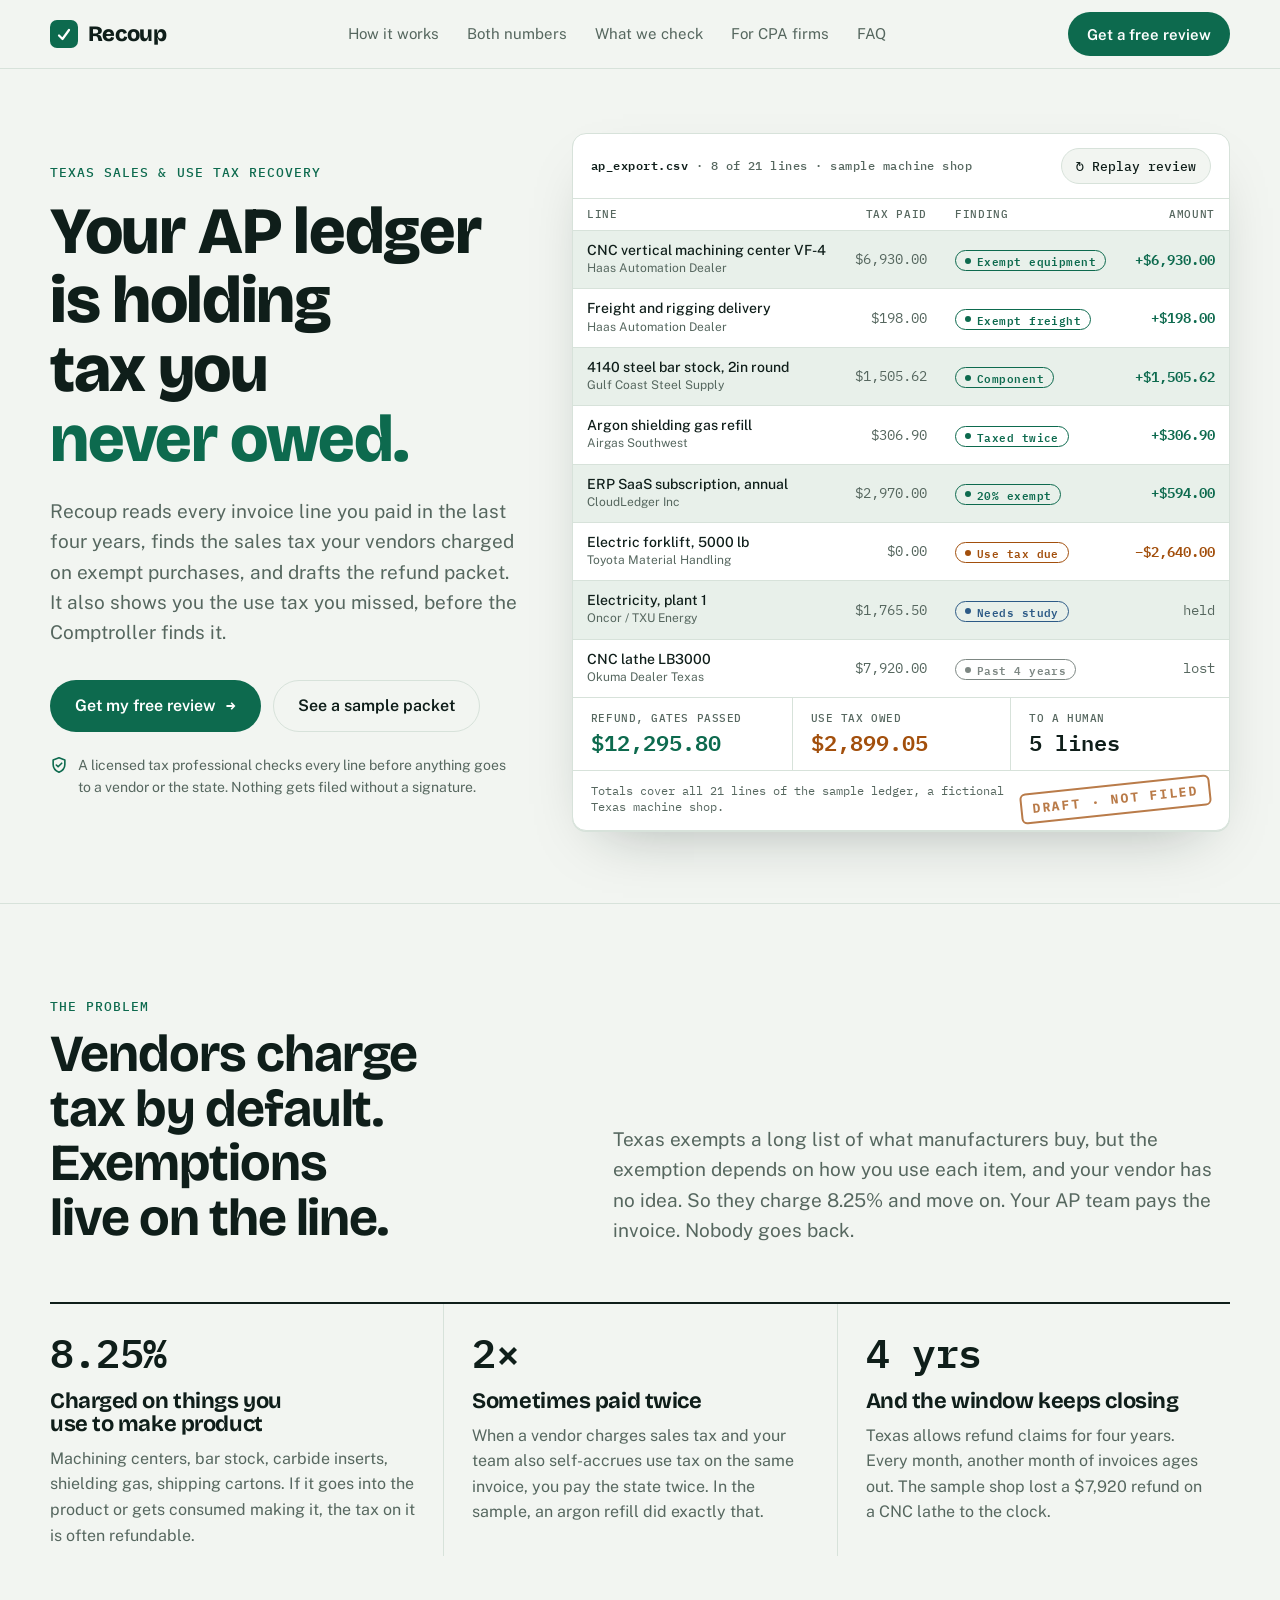
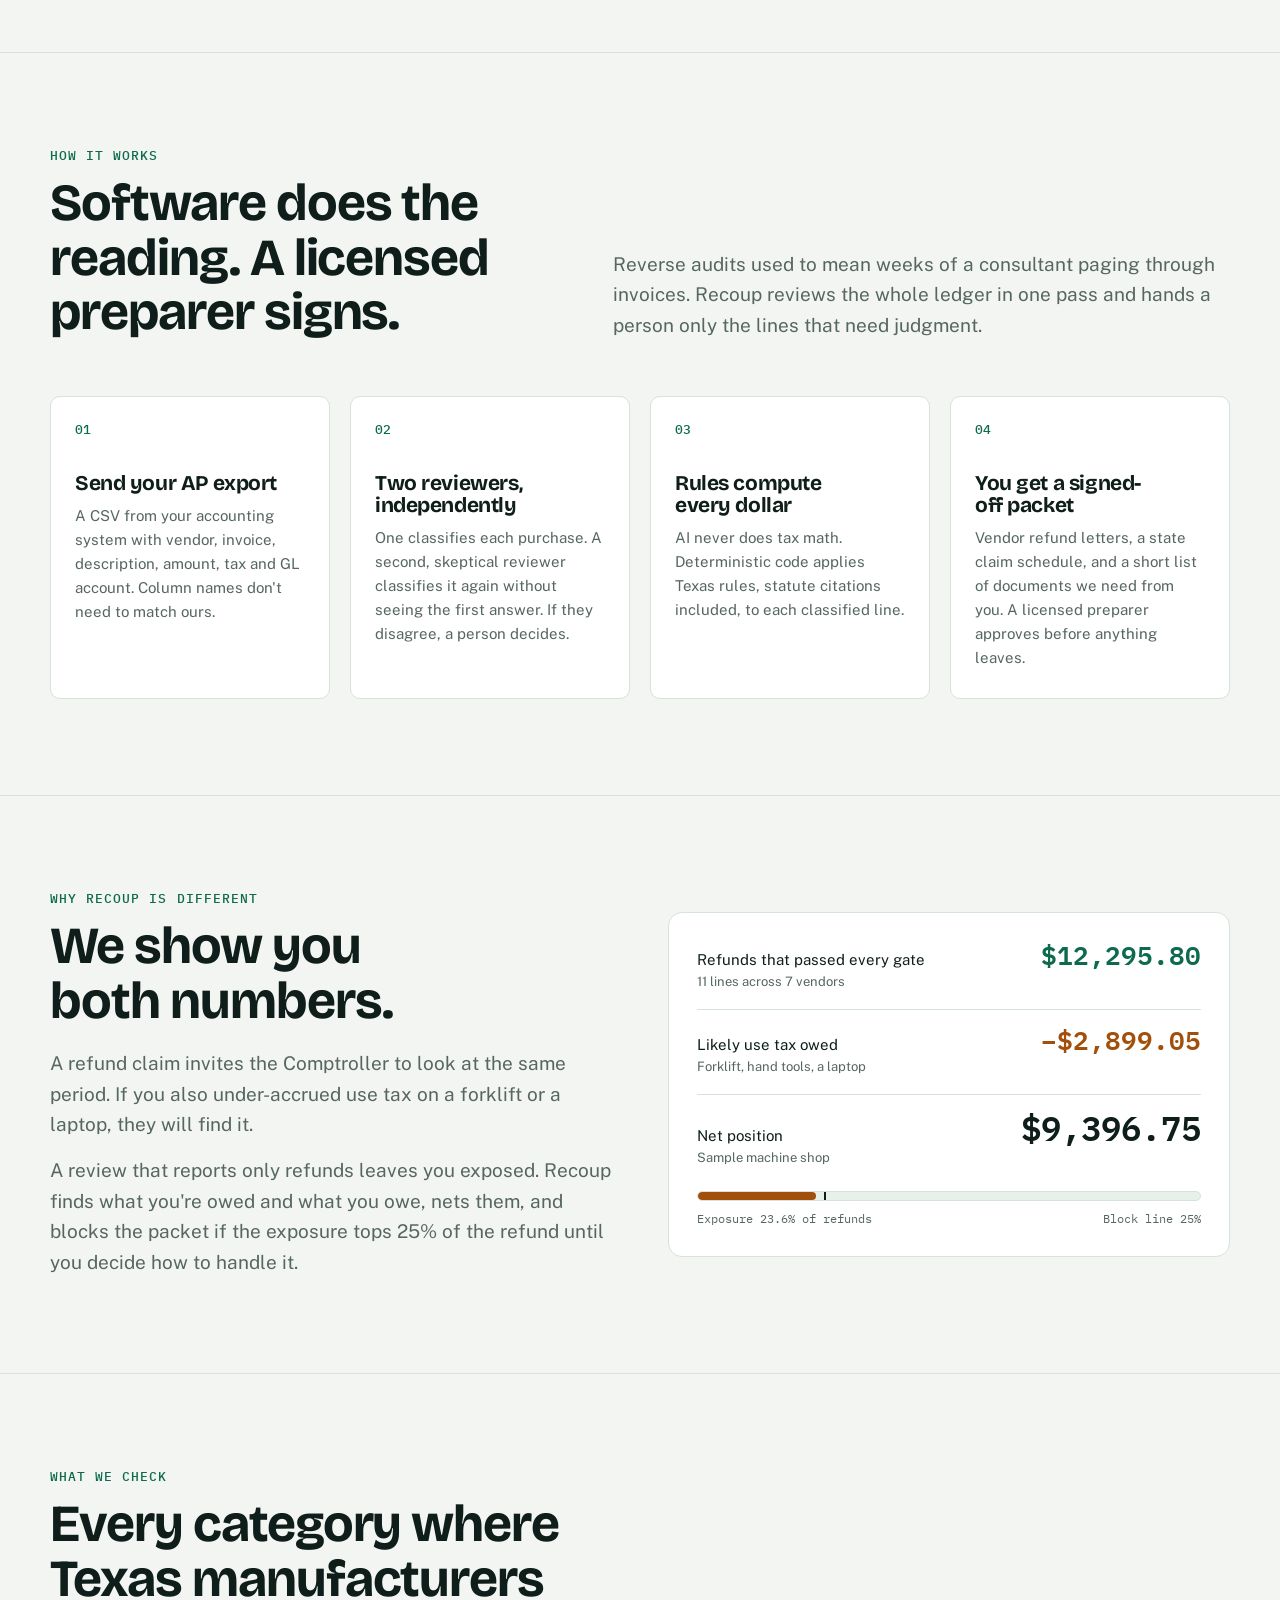
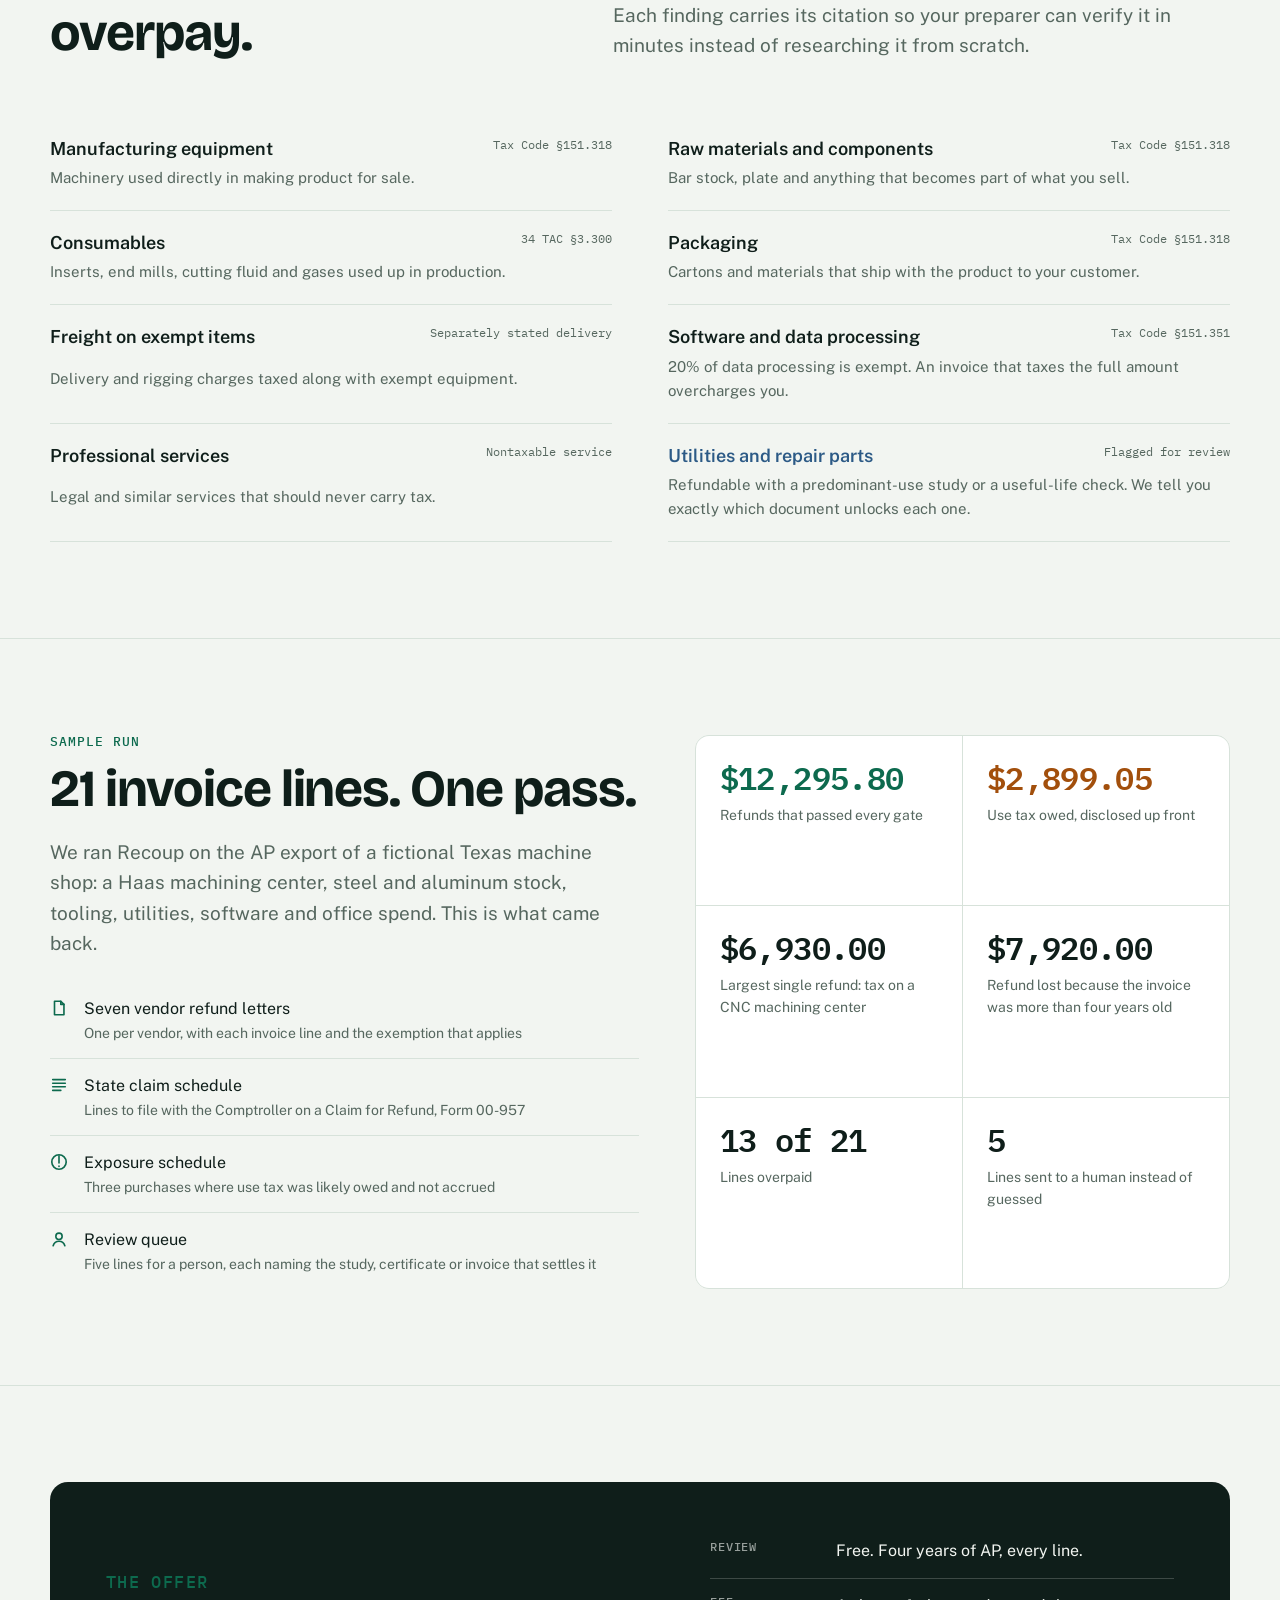
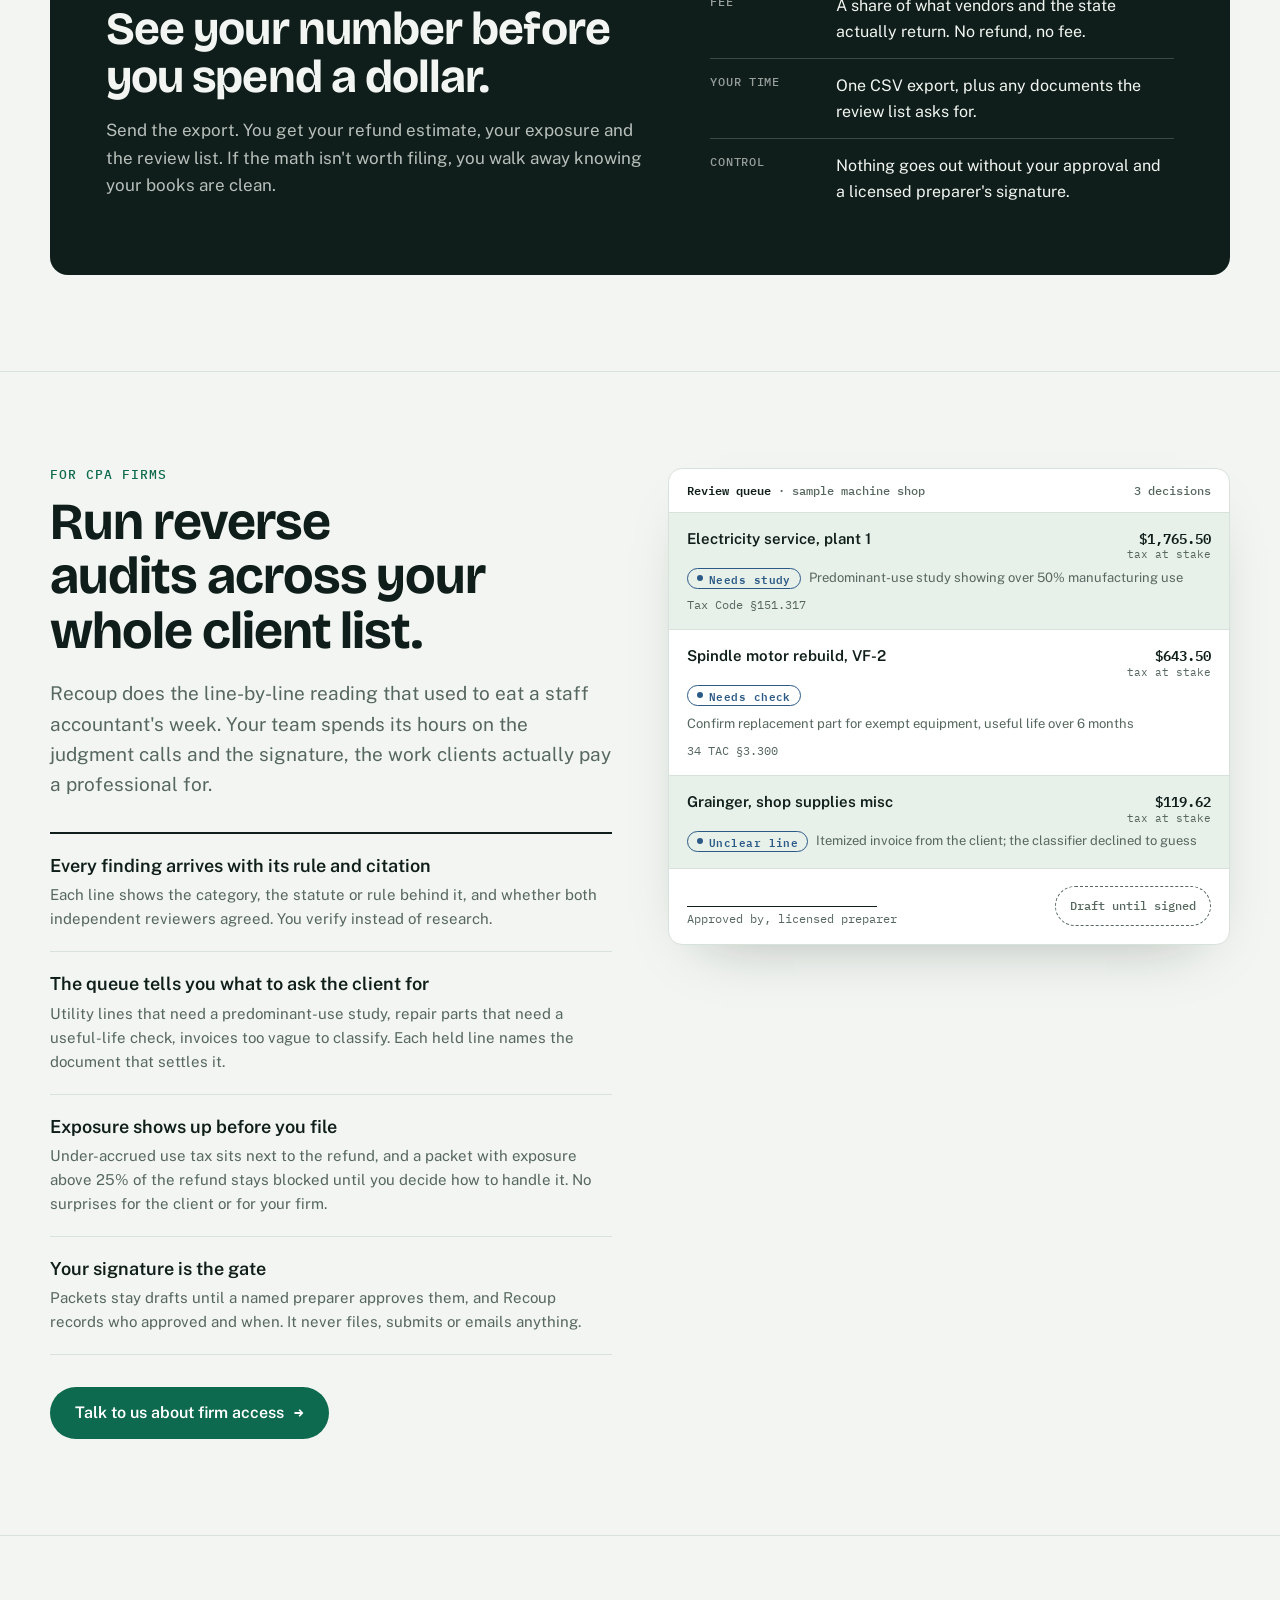
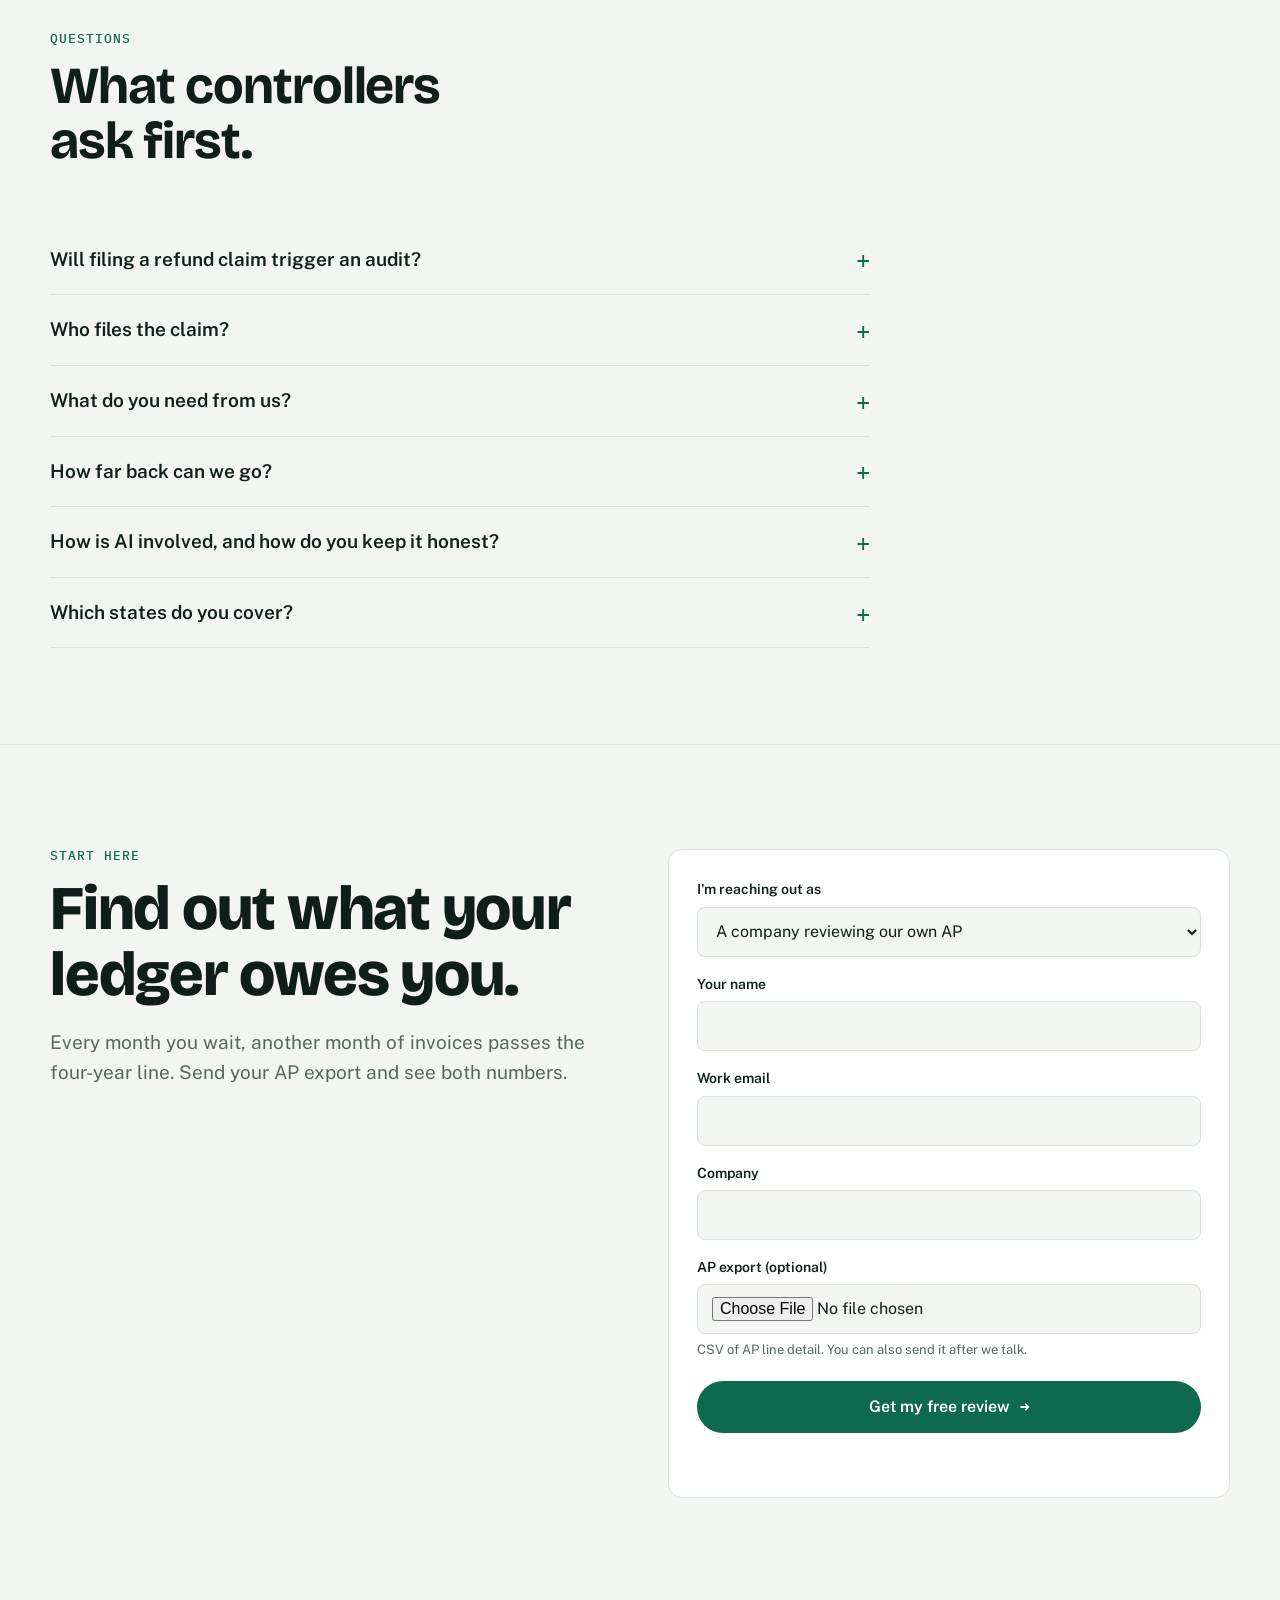
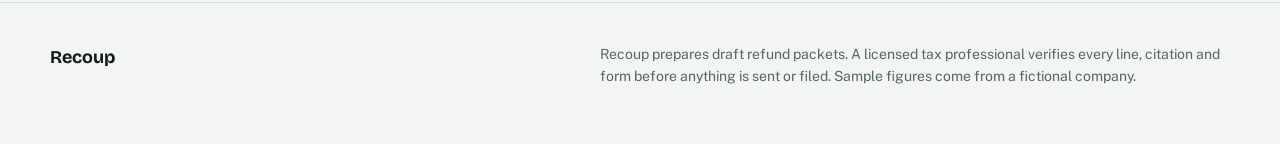
<file: site/index.html>
<!DOCTYPE html>
<html lang="en">
<head>
<meta charset="utf-8">
<meta name="viewport" content="width=device-width, initial-scale=1">
<title>Recoup: Texas Sales Tax Recovery</title>
<meta name="description" content="Recoup reads your accounts payable line by line, finds the Texas sales and use tax you overpaid, and drafts the refund packet for a licensed preparer to sign.">
<link rel="preconnect" href="https://fonts.googleapis.com">
<link rel="preconnect" href="https://fonts.gstatic.com" crossorigin>
<link href="https://fonts.googleapis.com/css2?family=Bricolage+Grotesque:opsz,wght@12..96,500;12..96,700;12..96,800&family=IBM+Plex+Mono:wght@400;500;600&family=Public+Sans:ital,wght@0,400;0,500;0,600;1,400&display=swap" rel="stylesheet">
<style>
/* Layout idea: a green-bar ledger sheet. The hero is the product itself, a real AP ledger being reviewed line by line. Everything else stays quiet and typographic. */
:root {
  --paper: #F2F5F1;
  --surface: #FFFFFF;
  --ink: #0F1E1A;
  --muted: #56675F;
  --rule: #D7E2DA;
  --bar: #E8F0EA;
  --accent: #0D6A4E;
  --accent-ink: #FFFFFF;
  --owed: #A24F0C;
  --review: #2C5A86;
  --expired: #7D8783;
  --display: "Bricolage Grotesque", "Helvetica Neue", Arial, sans-serif;
  --body: "Public Sans", "Segoe UI", Roboto, Arial, sans-serif;
  --mono: "IBM Plex Mono", ui-monospace, "SFMono-Regular", Menlo, monospace;
  --wrap: 1180px;
  --radius: 10px;
  color-scheme: light;
}
@media (prefers-color-scheme: dark) {
  :root:not([data-theme="light"]) {
    --paper: #0B1311; --surface: #111C19; --ink: #E4EDE8; --muted: #93A69E;
    --rule: #22332D; --bar: #15231F; --accent: #4CC097; --accent-ink: #06130F;
    --owed: #E59A56; --review: #84B3E2; --expired: #7F8B87;
    color-scheme: dark;
  }
}
:root[data-theme="dark"] {
  --paper: #0B1311; --surface: #111C19; --ink: #E4EDE8; --muted: #93A69E;
  --rule: #22332D; --bar: #15231F; --accent: #4CC097; --accent-ink: #06130F;
  --owed: #E59A56; --review: #84B3E2; --expired: #7F8B87;
  color-scheme: dark;
}

* { box-sizing: border-box; }
html { scroll-behavior: smooth; -webkit-text-size-adjust: 100%; }
@media (prefers-reduced-motion: reduce) { html { scroll-behavior: auto; } }
body {
  margin: 0; background: var(--paper); color: var(--ink);
  font: 400 17px/1.6 var(--body);
  -webkit-font-smoothing: antialiased;
}
img, svg { max-width: 100%; }
a { color: inherit; }
:focus-visible { outline: 3px solid var(--accent); outline-offset: 3px; border-radius: 4px; }
h1, h2, h3 { font-family: var(--display); line-height: 1.05; margin: 0; text-wrap: balance; letter-spacing: -0.02em; }
p { margin: 0; }
.wrap { width: min(var(--wrap), 100% - 40px); margin-inline: auto; }
.num { font-family: var(--mono); font-variant-numeric: tabular-nums; }
.eyebrow {
  font: 500 13px/1 var(--mono); letter-spacing: 0.08em; text-transform: uppercase; color: var(--accent);
}
.lede { font-size: 19px; color: var(--muted); max-width: 60ch; }

/* Buttons */
.btn {
  display: inline-flex; align-items: center; justify-content: center; gap: 10px;
  min-height: 52px; padding: 0 24px; border-radius: 999px; border: 1.5px solid transparent;
  font: 600 16px/1 var(--body); text-decoration: none; cursor: pointer;
  transition: transform .15s ease, background-color .15s ease, border-color .15s ease;
}
.btn-primary { background: var(--accent); color: var(--accent-ink); }
.btn-primary:hover { transform: translateY(-1px); }
.btn-ghost { background: transparent; color: var(--ink); border-color: var(--rule); }
.btn-ghost:hover { border-color: var(--ink); }
.btn .arrow { font-family: var(--mono); }

/* Nav */
.nav { position: sticky; top: 0; z-index: 20; background: color-mix(in srgb, var(--paper) 88%, transparent); backdrop-filter: blur(10px); border-bottom: 1px solid var(--rule); }
.nav .wrap { display: flex; align-items: center; justify-content: space-between; gap: 24px; min-height: 68px; }
.brand { display: flex; align-items: center; gap: 10px; font: 800 22px/1 var(--display); letter-spacing: -0.03em; text-decoration: none; }
.brand-mark { width: 28px; height: 28px; border-radius: 7px; background: var(--accent); display: grid; place-items: center; }
.brand-mark svg { width: 16px; height: 16px; }
.nav-links { display: flex; gap: 28px; font-size: 15px; color: var(--muted); }
.nav-links a { text-decoration: none; padding: 8px 0; }
.nav-links a:hover { color: var(--ink); }
.nav .btn { min-height: 44px; padding: 0 18px; font-size: 15px; }

/* Hero */
.hero { padding: 64px 0 72px; }
.hero .wrap { display: grid; grid-template-columns: minmax(0, 0.9fr) minmax(0, 1.25fr); gap: 48px; align-items: center; }
.hero h1 { font-size: clamp(40px, 5.2vw, 66px); font-weight: 800; margin: 18px 0 22px; }
.hero h1 .strike { position: relative; color: var(--accent); white-space: nowrap; }
.hero .lede { margin-bottom: 32px; }
.cta-row { display: flex; flex-wrap: wrap; gap: 12px; }
.assure { margin-top: 22px; display: flex; gap: 10px; align-items: flex-start; font-size: 14px; color: var(--muted); max-width: 52ch; }
.assure svg { flex: none; width: 18px; height: 18px; margin-top: 2px; color: var(--accent); }

/* Ledger card */
.ledger { background: var(--surface); border: 1px solid var(--rule); border-radius: 14px; box-shadow: 0 1px 0 var(--rule), 0 24px 60px -30px rgba(15, 30, 26, .35); overflow: hidden; position: relative; }
.ledger-head { display: flex; justify-content: space-between; align-items: center; gap: 12px; padding: 14px 18px; border-bottom: 1px solid var(--rule); }
.ledger-title { font: 500 12px/1.3 var(--mono); color: var(--muted); letter-spacing: .04em; }
.ledger-title b { color: var(--ink); font-weight: 600; }
.replay { min-height: 36px; padding: 0 14px; border-radius: 999px; border: 1px solid var(--rule); background: var(--paper); color: var(--ink); font: 500 13px/1 var(--mono); cursor: pointer; }
.replay:hover { border-color: var(--ink); }
.ledger-scroll { overflow-x: auto; }
.ledger table { width: 100%; border-collapse: collapse; min-width: 520px; }
.ledger th { text-align: left; font: 500 11px/1 var(--mono); letter-spacing: .06em; text-transform: uppercase; color: var(--muted); padding: 10px 14px; border-bottom: 1px solid var(--rule); }
.ledger th.r, .ledger td.r { text-align: right; }
.ledger td { padding: 10px 14px; font-size: 14px; vertical-align: middle; border-bottom: 1px solid var(--rule); }
.ledger tbody tr:nth-child(odd) { background: var(--bar); }
.ledger tbody tr:last-child td { border-bottom: 0; }
.ledger .desc { font-weight: 500; line-height: 1.3; }
.ledger .vendor { font-size: 12px; color: var(--muted); }
.ledger tr.scan { box-shadow: inset 3px 0 0 var(--accent); }
.chip { display: inline-flex; align-items: center; gap: 6px; padding: 4px 9px; border-radius: 999px; font: 600 11px/1 var(--mono); letter-spacing: .04em; white-space: nowrap; border: 1px solid currentColor; }
.chip::before { content: ""; width: 6px; height: 6px; border-radius: 50%; background: currentColor; }
.chip.refund { color: var(--accent); }
.chip.owed { color: var(--owed); }
.chip.review { color: var(--review); }
.chip.expired { color: var(--expired); }
.chip.pending { color: var(--muted); border-style: dashed; }
.chip.pending::before { display: none; }
.amt { font-family: var(--mono); font-variant-numeric: tabular-nums; font-weight: 600; white-space: nowrap; }
.amt.refund { color: var(--accent); }
.amt.owed { color: var(--owed); }
.amt.muted { color: var(--muted); font-weight: 400; }
.ledger-foot { display: grid; grid-template-columns: repeat(3, 1fr); border-top: 1px solid var(--rule); }
.tally { padding: 14px 18px; }
.tally + .tally { border-left: 1px solid var(--rule); }
.tally .k { font: 500 11px/1.2 var(--mono); letter-spacing: .05em; text-transform: uppercase; color: var(--muted); }
.tally .v { font: 600 22px/1.2 var(--mono); font-variant-numeric: tabular-nums; margin-top: 4px; }
.tally.refund .v { color: var(--accent); }
.tally.owed .v { color: var(--owed); }
.stamp {
  flex: none; transform: rotate(-6deg);
  font: 700 13px/1 var(--mono); letter-spacing: .14em; color: var(--owed);
  border: 2px solid currentColor; border-radius: 6px; padding: 7px 10px; opacity: .75; pointer-events: none;
}
.ledger-note { display: flex; justify-content: space-between; align-items: center; gap: 16px; font: 400 12px/1.4 var(--mono); color: var(--muted); padding: 12px 18px 14px; border-top: 1px solid var(--rule); }

/* Sections */
section.band { padding: 96px 0; border-top: 1px solid var(--rule); }
.section-head { display: grid; grid-template-columns: minmax(0, 1fr) minmax(0, 1.2fr); gap: 48px; align-items: end; margin-bottom: 56px; }
.section-head h2 { font-size: clamp(32px, 4.2vw, 52px); font-weight: 700; margin-top: 14px; }

/* Problem */
.problems { display: grid; grid-template-columns: repeat(3, minmax(0, 1fr)); gap: 0; border-top: 2px solid var(--ink); }
.problem { padding: 28px 28px 8px 0; }
.problem + .problem { padding-left: 28px; border-left: 1px solid var(--rule); }
.problem .big { font: 600 40px/1 var(--mono); font-variant-numeric: tabular-nums; letter-spacing: -0.02em; }
.problem h3 { font-size: 22px; font-weight: 700; margin: 18px 0 10px; }
.problem p { color: var(--muted); font-size: 16px; }

/* How it works */
.steps { list-style: none; margin: 0; padding: 0; display: grid; grid-template-columns: repeat(4, minmax(0, 1fr)); gap: 20px; counter-reset: step; }
.step { background: var(--surface); border: 1px solid var(--rule); border-radius: var(--radius); padding: 26px 24px 28px; counter-increment: step; }
.step::before { content: counter(step, decimal-leading-zero); display: block; font: 500 13px/1 var(--mono); color: var(--accent); margin-bottom: 36px; }
.step h3 { font-size: 21px; font-weight: 700; margin-bottom: 10px; }
.step p { font-size: 15px; color: var(--muted); }

/* Two numbers */
.two { display: grid; grid-template-columns: minmax(0, 1fr) minmax(0, 1fr); gap: 56px; align-items: center; }
.two h2 { font-size: clamp(32px, 4.2vw, 52px); font-weight: 700; margin: 14px 0 20px; }
.two .lede + .lede { margin-top: 16px; }
.balance { background: var(--surface); border: 1px solid var(--rule); border-radius: 14px; padding: 28px; }
.bal-row { display: grid; grid-template-columns: 1fr auto; gap: 16px; align-items: baseline; padding: 16px 0; border-bottom: 1px solid var(--rule); }
.bal-row:first-child { padding-top: 0; }
.bal-row .k { font-size: 15px; }
.bal-row .k small { display: block; color: var(--muted); font-size: 13px; }
.bal-row .v { font: 600 26px/1 var(--mono); font-variant-numeric: tabular-nums; }
.bal-row.net { border-bottom: 0; padding-bottom: 0; }
.bal-row.net .v { font-size: 34px; }
.meter { height: 10px; border-radius: 999px; background: var(--bar); margin: 22px 0 10px; position: relative; overflow: hidden; border: 1px solid var(--rule); }
.meter .fill { position: absolute; inset: 0 auto 0 0; background: var(--owed); border-radius: 999px; }
.meter .line { position: absolute; top: -1px; bottom: -1px; width: 2px; background: var(--ink); }
.meter-cap { display: flex; justify-content: space-between; font: 400 12px/1.4 var(--mono); color: var(--muted); }

/* What we check */
.checks { display: grid; grid-template-columns: repeat(2, minmax(0, 1fr)); gap: 0 56px; }
.check { display: grid; grid-template-columns: 1fr auto; gap: 6px 20px; padding: 20px 0; border-bottom: 1px solid var(--rule); }
.check h3 { font: 600 18px/1.3 var(--body); letter-spacing: 0; }
.check .cite { font: 400 12px/1.4 var(--mono); color: var(--muted); text-align: right; }
.check p { grid-column: 1 / -1; font-size: 15px; color: var(--muted); }
.check-flag { color: var(--review); }

/* Proof */
.proof { display: grid; grid-template-columns: minmax(0, 1.1fr) minmax(0, 1fr); gap: 56px; }
.stats { display: grid; grid-template-columns: repeat(2, minmax(0, 1fr)); gap: 1px; background: var(--rule); border: 1px solid var(--rule); border-radius: 14px; overflow: hidden; }
.stat { background: var(--surface); padding: 26px 24px; }
.stat .v { font: 600 32px/1 var(--mono); font-variant-numeric: tabular-nums; letter-spacing: -0.02em; }
.stat .k { margin-top: 10px; font-size: 14px; color: var(--muted); }
.packet { list-style: none; margin: 24px 0 0; padding: 0; }
.packet li { display: grid; grid-template-columns: 22px 1fr; gap: 12px; padding: 14px 0; border-bottom: 1px solid var(--rule); font-size: 16px; }
.packet li:last-child { border-bottom: 0; }
.packet svg { width: 18px; height: 18px; margin-top: 3px; color: var(--accent); }
.packet small { display: block; color: var(--muted); font-size: 14px; }

/* Offer */
.offer { background: var(--ink); color: var(--paper); border-radius: 18px; padding: 56px; display: grid; grid-template-columns: minmax(0, 1.2fr) minmax(0, 1fr); gap: 48px; align-items: center; }
.offer h2 { font-size: clamp(30px, 3.8vw, 46px); font-weight: 700; }
.offer p { color: color-mix(in srgb, var(--paper) 75%, transparent); margin-top: 16px; font-size: 17px; }
.offer-terms { display: grid; gap: 14px; }
.term { display: grid; grid-template-columns: 110px 1fr; gap: 16px; padding-bottom: 14px; border-bottom: 1px solid color-mix(in srgb, var(--paper) 20%, transparent); }
.term:last-child { border-bottom: 0; }
.term .k { font: 500 12px/1.5 var(--mono); letter-spacing: .06em; text-transform: uppercase; color: color-mix(in srgb, var(--paper) 60%, transparent); }
.term .v { font-size: 16px; }

/* CPA firms */
.firms { display: grid; grid-template-columns: minmax(0, 1fr) minmax(0, 1fr); gap: 56px; align-items: start; }
.firms h2 { font-size: clamp(32px, 4.2vw, 52px); font-weight: 700; margin: 14px 0 20px; }
.firm-points { list-style: none; margin: 32px 0 0; padding: 0; display: grid; gap: 0; border-top: 2px solid var(--ink); }
.firm-points li { padding: 20px 0; border-bottom: 1px solid var(--rule); }
.firm-points h3 { font: 600 18px/1.3 var(--body); letter-spacing: 0; margin-bottom: 6px; }
.firm-points p { font-size: 15px; color: var(--muted); }
.firms .cta-row { margin-top: 32px; }
.queue { background: var(--surface); border: 1px solid var(--rule); border-radius: 14px; overflow: hidden; box-shadow: 0 24px 60px -34px rgba(15, 30, 26, .35); }
.queue-head { display: flex; justify-content: space-between; align-items: center; gap: 12px; padding: 14px 18px; border-bottom: 1px solid var(--rule); font: 500 12px/1.3 var(--mono); color: var(--muted); }
.queue-head b { color: var(--ink); font-weight: 600; }
.q-item { display: grid; grid-template-columns: minmax(0, 1fr) auto; gap: 6px 16px; padding: 16px 18px; border-bottom: 1px solid var(--rule); }
.q-item:nth-child(even) { background: var(--bar); }
.q-item .desc { font-weight: 600; font-size: 15px; line-height: 1.3; }
.q-item .at { font: 600 14px/1.3 var(--mono); font-variant-numeric: tabular-nums; text-align: right; }
.q-item .at small { display: block; font-weight: 400; font-size: 11px; color: var(--muted); }
.q-item .need { grid-column: 1 / -1; display: flex; flex-wrap: wrap; gap: 8px; align-items: center; font-size: 13px; color: var(--muted); }
.q-item .cite { font: 400 12px/1.4 var(--mono); }
.queue-foot { display: flex; justify-content: space-between; align-items: center; gap: 12px; flex-wrap: wrap; padding: 16px 18px; }
.sign { display: flex; flex-direction: column; gap: 4px; font: 400 12px/1.4 var(--mono); color: var(--muted); }
.sign-line { width: 190px; border-bottom: 1.5px solid var(--ink); height: 22px; }
.lock { display: inline-flex; align-items: center; gap: 8px; min-height: 40px; padding: 0 14px; border-radius: 999px; border: 1px dashed var(--muted); font: 500 12px/1 var(--mono); color: var(--muted); }
.field select { width: 100%; min-height: 50px; padding: 0 14px; border: 1px solid var(--rule); border-radius: 8px; background: var(--paper); color: var(--ink); font: 400 16px var(--body); }
.field select:focus { outline: 2px solid var(--accent); outline-offset: 1px; border-color: transparent; }

/* FAQ */
.faq { max-width: 820px; }
.faq details { border-bottom: 1px solid var(--rule); }
.faq summary { list-style: none; cursor: pointer; display: flex; justify-content: space-between; gap: 20px; align-items: center; padding: 22px 0; min-height: 56px; font: 600 19px/1.35 var(--body); }
.faq summary::-webkit-details-marker { display: none; }
.faq summary::after { content: "+"; font: 400 24px/1 var(--mono); color: var(--accent); flex: none; transition: transform .2s ease; }
.faq details[open] summary::after { transform: rotate(45deg); }
.faq .ans { padding: 0 0 24px; color: var(--muted); max-width: 66ch; }
.faq .ans p + p { margin-top: 12px; }

/* Final CTA */
.final { padding: 104px 0; border-top: 1px solid var(--rule); }
.final .wrap { display: grid; grid-template-columns: minmax(0, 1fr) minmax(0, 1fr); gap: 56px; align-items: start; }
.final h2 { font-size: clamp(36px, 5vw, 62px); font-weight: 800; margin-top: 14px; }
.final .lede { margin-top: 20px; }
form.intake { background: var(--surface); border: 1px solid var(--rule); border-radius: 14px; padding: 28px; display: grid; grid-template-columns: minmax(0, 1fr); gap: 16px; min-width: 0; }
.field { display: grid; grid-template-columns: minmax(0, 1fr); gap: 6px; }
.field input { width: 100%; min-width: 0; }
.field label { font-size: 14px; font-weight: 600; }
.field input { min-height: 50px; padding: 0 14px; border: 1px solid var(--rule); border-radius: 8px; background: var(--paper); color: var(--ink); font: 400 16px var(--body); }
.field input[type="file"] { padding: 12px 14px; min-height: 0; }
.field input:focus { outline: 2px solid var(--accent); outline-offset: 1px; border-color: transparent; }
.field .hint { font-size: 13px; color: var(--muted); }
form.intake .btn { width: 100%; margin-top: 4px; }
.form-msg { font-size: 14px; min-height: 1.4em; }
.form-msg.ok { color: var(--accent); }
.form-msg.err { color: var(--owed); }

/* Footer */
footer { border-top: 1px solid var(--rule); padding: 40px 0 56px; color: var(--muted); font-size: 14px; }
footer .wrap { display: flex; flex-wrap: wrap; justify-content: space-between; gap: 20px; }
footer p { max-width: 70ch; }

/* Mobile CTA bar */
.mobile-cta { display: none; }

@media (max-width: 1000px) {
  .hero .wrap, .two, .proof, .offer, .final .wrap, .section-head, .firms { grid-template-columns: minmax(0, 1fr); gap: 36px; }
  .steps { grid-template-columns: repeat(2, minmax(0, 1fr)); }
  .nav-links { display: none; }
  .offer { padding: 40px 32px; }
}
@media (max-width: 720px) {
  body { font-size: 16px; padding-bottom: 84px; }
  .wrap { width: min(var(--wrap), 100% - 32px); }
  .hero { padding: 36px 0 56px; }
  .hero h1 { margin: 14px 0 16px; }
  .lede { font-size: 17px; }
  .cta-row .btn { flex: 1 1 100%; }
  section.band { padding: 64px 0; }
  .section-head { margin-bottom: 32px; }
  .problems { grid-template-columns: minmax(0, 1fr); }
  .problem, .problem + .problem { padding: 24px 0; border-left: 0; }
  .problem + .problem { border-top: 1px solid var(--rule); }
  .steps, .checks { grid-template-columns: minmax(0, 1fr); }
  .step::before { margin-bottom: 18px; }
  .check .cite { text-align: left; grid-column: 1 / -1; }
  .stats { grid-template-columns: minmax(0, 1fr) minmax(0, 1fr); }
  .stat { padding: 20px 16px; }
  .stat .v { font-size: 24px; }
  .offer { padding: 32px 22px; border-radius: 14px; }
  .term { grid-template-columns: minmax(0, 1fr); gap: 4px; }
  .final { padding: 64px 0; }
  .nav .btn { display: none; }
  .ledger-foot { grid-template-columns: minmax(0, 1fr); }
  .tally + .tally { border-left: 0; border-top: 1px solid var(--rule); }
  .tally { display: flex; justify-content: space-between; align-items: baseline; padding: 12px 16px; }
  .tally .v { font-size: 18px; margin: 0; }
  .mobile-cta {
    display: flex; position: fixed; left: 0; right: 0; bottom: 0; z-index: 30;
    padding: 12px 16px calc(12px + env(safe-area-inset-bottom));
    background: color-mix(in srgb, var(--paper) 94%, transparent); backdrop-filter: blur(10px);
    border-top: 1px solid var(--rule);
  }
  .mobile-cta .btn { width: 100%; min-height: 54px; }
}
@media (prefers-reduced-motion: reduce) {
  *, *::before, *::after { transition: none !important; animation: none !important; }
}
</style>
</head>
<body>

<header class="nav">
  <div class="wrap">
    <a class="brand" href="#top" aria-label="Recoup home">
      <span class="brand-mark" aria-hidden="true">
        <svg viewBox="0 0 16 16" fill="none" stroke="var(--accent-ink)" stroke-width="2.2" stroke-linecap="round" stroke-linejoin="round"><path d="M3 9.5 6.5 13 13 4"/></svg>
      </span>
      Recoup
    </a>
    <nav class="nav-links" aria-label="Sections">
      <a href="#how">How it works</a>
      <a href="#exposure">Both numbers</a>
      <a href="#checks">What we check</a>
      <a href="#firms">For CPA firms</a>
      <a href="#faq">FAQ</a>
    </nav>
    <a class="btn btn-primary" href="#start">Get a free review</a>
  </div>
</header>

<main id="top">

<section class="hero">
  <div class="wrap">
    <div>
      <p class="eyebrow">Texas sales &amp; use tax recovery</p>
      <h1>Your AP ledger is holding tax you <span class="strike">never owed.</span></h1>
      <p class="lede">Recoup reads every invoice line you paid in the last four years, finds the sales tax your vendors charged on exempt purchases, and drafts the refund packet. It also shows you the use tax you missed, before the Comptroller finds it.</p>
      <div class="cta-row">
        <a class="btn btn-primary" href="#start">Get my free review <span class="arrow" aria-hidden="true">&rarr;</span></a>
        <a class="btn btn-ghost" href="#proof">See a sample packet</a>
      </div>
      <p class="assure">
        <svg viewBox="0 0 20 20" fill="none" stroke="currentColor" stroke-width="1.8" stroke-linecap="round" stroke-linejoin="round" aria-hidden="true"><path d="M10 2 3.5 4.5v5c0 4 2.8 7 6.5 8.5 3.7-1.5 6.5-4.5 6.5-8.5v-5L10 2Z"/><path d="m7 10 2 2 4-4"/></svg>
        A licensed tax professional checks every line before anything goes to a vendor or the state. Nothing gets filed without a signature.
      </p>
    </div>

    <figure class="ledger" aria-label="Sample review of an accounts payable ledger" style="margin:0">
      <div class="ledger-head">
        <span class="ledger-title"><b>ap_export.csv</b> &middot; 8 of 21 lines &middot; sample machine shop</span>
        <button class="replay" id="replay" type="button">&#8635; Replay review</button>
      </div>
      <div class="ledger-scroll">
        <table>
          <thead>
            <tr><th>Line</th><th class="r">Tax paid</th><th>Finding</th><th class="r">Amount</th></tr>
          </thead>
          <tbody id="ledger-body"></tbody>
        </table>
      </div>
      <div class="ledger-foot">
        <div class="tally refund"><div class="k">Refund, gates passed</div><div class="v" id="t-refund">$12,295.80</div></div>
        <div class="tally owed"><div class="k">Use tax owed</div><div class="v" id="t-owed">$2,899.05</div></div>
        <div class="tally"><div class="k">To a human</div><div class="v" id="t-review">5 lines</div></div>
      </div>
      <figcaption class="ledger-note"><span>Totals cover all 21 lines of the sample ledger, a fictional Texas machine shop.</span><span class="stamp" aria-hidden="true">DRAFT &middot; NOT FILED</span></figcaption>
    </figure>
  </div>
</section>

<section class="band" id="problem">
  <div class="wrap">
    <div class="section-head">
      <div>
        <p class="eyebrow">The problem</p>
        <h2>Vendors charge tax by default. Exemptions live on the line.</h2>
      </div>
      <p class="lede">Texas exempts a long list of what manufacturers buy, but the exemption depends on how you use each item, and your vendor has no idea. So they charge 8.25% and move on. Your AP team pays the invoice. Nobody goes back.</p>
    </div>
    <div class="problems">
      <div class="problem">
        <div class="big num">8.25%</div>
        <h3>Charged on things you use to make product</h3>
        <p>Machining centers, bar stock, carbide inserts, shielding gas, shipping cartons. If it goes into the product or gets consumed making it, the tax on it is often refundable.</p>
      </div>
      <div class="problem">
        <div class="big num">2&times;</div>
        <h3>Sometimes paid twice</h3>
        <p>When a vendor charges sales tax and your team also self-accrues use tax on the same invoice, you pay the state twice. In the sample, an argon refill did exactly that.</p>
      </div>
      <div class="problem">
        <div class="big num">4 yrs</div>
        <h3>And the window keeps closing</h3>
        <p>Texas allows refund claims for four years. Every month, another month of invoices ages out. The sample shop lost a $7,920 refund on a CNC lathe to the clock.</p>
      </div>
    </div>
  </div>
</section>

<section class="band" id="how">
  <div class="wrap">
    <div class="section-head">
      <div>
        <p class="eyebrow">How it works</p>
        <h2>Software does the reading. A licensed preparer signs.</h2>
      </div>
      <p class="lede">Reverse audits used to mean weeks of a consultant paging through invoices. Recoup reviews the whole ledger in one pass and hands a person only the lines that need judgment.</p>
    </div>
    <ol class="steps">
      <li class="step">
        <h3>Send your AP export</h3>
        <p>A CSV from your accounting system with vendor, invoice, description, amount, tax and GL account. Column names don't need to match ours.</p>
      </li>
      <li class="step">
        <h3>Two reviewers, independently</h3>
        <p>One classifies each purchase. A second, skeptical reviewer classifies it again without seeing the first answer. If they disagree, a person decides.</p>
      </li>
      <li class="step">
        <h3>Rules compute every dollar</h3>
        <p>AI never does tax math. Deterministic code applies Texas rules, statute citations included, to each classified line.</p>
      </li>
      <li class="step">
        <h3>You get a signed-off packet</h3>
        <p>Vendor refund letters, a state claim schedule, and a short list of documents we need from you. A licensed preparer approves before anything leaves.</p>
      </li>
    </ol>
  </div>
</section>

<section class="band" id="exposure">
  <div class="wrap two">
    <div>
      <p class="eyebrow">Why Recoup is different</p>
      <h2>We show you both numbers.</h2>
      <p class="lede">A refund claim invites the Comptroller to look at the same period. If you also under-accrued use tax on a forklift or a laptop, they will find it.</p>
      <p class="lede">A review that reports only refunds leaves you exposed. Recoup finds what you're owed and what you owe, nets them, and blocks the packet if the exposure tops 25% of the refund until you decide how to handle it.</p>
    </div>
    <div class="balance" aria-label="Sample position">
      <div class="bal-row">
        <div class="k">Refunds that passed every gate<small>11 lines across 7 vendors</small></div>
        <div class="v" style="color:var(--accent)">$12,295.80</div>
      </div>
      <div class="bal-row">
        <div class="k">Likely use tax owed<small>Forklift, hand tools, a laptop</small></div>
        <div class="v" style="color:var(--owed)">&minus;$2,899.05</div>
      </div>
      <div class="bal-row net">
        <div class="k">Net position<small>Sample machine shop</small></div>
        <div class="v">$9,396.75</div>
      </div>
      <div class="meter" role="img" aria-label="Exposure is 23.6 percent of refunds, under the 25 percent block line">
        <div class="fill" style="width:23.6%"></div>
        <div class="line" style="left:25%"></div>
      </div>
      <div class="meter-cap"><span>Exposure 23.6% of refunds</span><span>Block line 25%</span></div>
    </div>
  </div>
</section>

<section class="band" id="checks">
  <div class="wrap">
    <div class="section-head">
      <div>
        <p class="eyebrow">What we check</p>
        <h2>Every category where Texas manufacturers overpay.</h2>
      </div>
      <p class="lede">Each finding carries its citation so your preparer can verify it in minutes instead of researching it from scratch.</p>
    </div>
    <div class="checks">
      <div class="check"><h3>Manufacturing equipment</h3><span class="cite">Tax Code &sect;151.318</span><p>Machinery used directly in making product for sale.</p></div>
      <div class="check"><h3>Raw materials and components</h3><span class="cite">Tax Code &sect;151.318</span><p>Bar stock, plate and anything that becomes part of what you sell.</p></div>
      <div class="check"><h3>Consumables</h3><span class="cite">34 TAC &sect;3.300</span><p>Inserts, end mills, cutting fluid and gases used up in production.</p></div>
      <div class="check"><h3>Packaging</h3><span class="cite">Tax Code &sect;151.318</span><p>Cartons and materials that ship with the product to your customer.</p></div>
      <div class="check"><h3>Freight on exempt items</h3><span class="cite">Separately stated delivery</span><p>Delivery and rigging charges taxed along with exempt equipment.</p></div>
      <div class="check"><h3>Software and data processing</h3><span class="cite">Tax Code &sect;151.351</span><p>20% of data processing is exempt. An invoice that taxes the full amount overcharges you.</p></div>
      <div class="check"><h3>Professional services</h3><span class="cite">Nontaxable service</span><p>Legal and similar services that should never carry tax.</p></div>
      <div class="check"><h3 class="check-flag">Utilities and repair parts</h3><span class="cite">Flagged for review</span><p>Refundable with a predominant-use study or a useful-life check. We tell you exactly which document unlocks each one.</p></div>
    </div>
  </div>
</section>

<section class="band" id="proof">
  <div class="wrap proof">
    <div>
      <p class="eyebrow">Sample run</p>
      <h2 style="font-size:clamp(32px,4.2vw,52px);font-weight:700;margin:14px 0 20px">21 invoice lines. One pass.</h2>
      <p class="lede">We ran Recoup on the AP export of a fictional Texas machine shop: a Haas machining center, steel and aluminum stock, tooling, utilities, software and office spend. This is what came back.</p>
      <ul class="packet">
        <li><svg viewBox="0 0 20 20" fill="none" stroke="currentColor" stroke-width="1.8" stroke-linecap="round" stroke-linejoin="round" aria-hidden="true"><path d="M5 2.5h7l3.5 3.5v11.5H5z"/><path d="M12 2.5V6h3.5"/></svg><span>Seven vendor refund letters<small>One per vendor, with each invoice line and the exemption that applies</small></span></li>
        <li><svg viewBox="0 0 20 20" fill="none" stroke="currentColor" stroke-width="1.8" stroke-linecap="round" stroke-linejoin="round" aria-hidden="true"><path d="M3 4h14M3 8h14M3 12h14M3 16h9"/></svg><span>State claim schedule<small>Lines to file with the Comptroller on a Claim for Refund, Form 00-957</small></span></li>
        <li><svg viewBox="0 0 20 20" fill="none" stroke="currentColor" stroke-width="1.8" stroke-linecap="round" stroke-linejoin="round" aria-hidden="true"><path d="M10 3v8M10 14.5v.5"/><circle cx="10" cy="10" r="8"/></svg><span>Exposure schedule<small>Three purchases where use tax was likely owed and not accrued</small></span></li>
        <li><svg viewBox="0 0 20 20" fill="none" stroke="currentColor" stroke-width="1.8" stroke-linecap="round" stroke-linejoin="round" aria-hidden="true"><circle cx="10" cy="7" r="3.5"/><path d="M3.5 17.5c1-3.3 3.4-5 6.5-5s5.5 1.7 6.5 5"/></svg><span>Review queue<small>Five lines for a person, each naming the study, certificate or invoice that settles it</small></span></li>
      </ul>
    </div>
    <div class="stats">
      <div class="stat"><div class="v" style="color:var(--accent)">$12,295.80</div><div class="k">Refunds that passed every gate</div></div>
      <div class="stat"><div class="v" style="color:var(--owed)">$2,899.05</div><div class="k">Use tax owed, disclosed up front</div></div>
      <div class="stat"><div class="v">$6,930.00</div><div class="k">Largest single refund: tax on a CNC machining center</div></div>
      <div class="stat"><div class="v">$7,920.00</div><div class="k">Refund lost because the invoice was more than four years old</div></div>
      <div class="stat"><div class="v">13 of 21</div><div class="k">Lines overpaid</div></div>
      <div class="stat"><div class="v">5</div><div class="k">Lines sent to a human instead of guessed</div></div>
    </div>
  </div>
</section>

<section class="band" id="offer">
  <div class="wrap">
    <div class="offer">
      <div>
        <p class="eyebrow" style="color:var(--accent)">The offer</p>
        <h2 style="margin-top:14px">See your number before you spend a dollar.</h2>
        <p>Send the export. You get your refund estimate, your exposure and the review list. If the math isn't worth filing, you walk away knowing your books are clean.</p>
      </div>
      <div class="offer-terms">
        <div class="term"><span class="k">Review</span><span class="v">Free. Four years of AP, every line.</span></div>
        <div class="term"><span class="k">Fee</span><span class="v">A share of what vendors and the state actually return. No refund, no fee.</span></div>
        <div class="term"><span class="k">Your time</span><span class="v">One CSV export, plus any documents the review list asks for.</span></div>
        <div class="term"><span class="k">Control</span><span class="v">Nothing goes out without your approval and a licensed preparer's signature.</span></div>
      </div>
    </div>
  </div>
</section>

<section class="band" id="firms">
  <div class="wrap firms">
    <div>
      <p class="eyebrow">For CPA firms</p>
      <h2>Run reverse audits across your whole client list.</h2>
      <p class="lede">Recoup does the line-by-line reading that used to eat a staff accountant's week. Your team spends its hours on the judgment calls and the signature, the work clients actually pay a professional for.</p>
      <ul class="firm-points">
        <li><h3>Every finding arrives with its rule and citation</h3><p>Each line shows the category, the statute or rule behind it, and whether both independent reviewers agreed. You verify instead of research.</p></li>
        <li><h3>The queue tells you what to ask the client for</h3><p>Utility lines that need a predominant-use study, repair parts that need a useful-life check, invoices too vague to classify. Each held line names the document that settles it.</p></li>
        <li><h3>Exposure shows up before you file</h3><p>Under-accrued use tax sits next to the refund, and a packet with exposure above 25% of the refund stays blocked until you decide how to handle it. No surprises for the client or for your firm.</p></li>
        <li><h3>Your signature is the gate</h3><p>Packets stay drafts until a named preparer approves them, and Recoup records who approved and when. It never files, submits or emails anything.</p></li>
      </ul>
      <div class="cta-row">
        <a class="btn btn-primary" href="#start" data-role="firm">Talk to us about firm access <span class="arrow" aria-hidden="true">&rarr;</span></a>
      </div>
    </div>
    <div class="queue" aria-label="Sample preparer review queue">
      <div class="queue-head"><span><b>Review queue</b> &middot; sample machine shop</span><span>3 decisions</span></div>
      <div class="q-item">
        <div class="desc">Electricity service, plant 1</div>
        <div class="at">$1,765.50<small>tax at stake</small></div>
        <div class="need"><span class="chip review">Needs study</span><span>Predominant-use study showing over 50% manufacturing use</span><span class="cite">Tax Code &sect;151.317</span></div>
      </div>
      <div class="q-item">
        <div class="desc">Spindle motor rebuild, VF-2</div>
        <div class="at">$643.50<small>tax at stake</small></div>
        <div class="need"><span class="chip review">Needs check</span><span>Confirm replacement part for exempt equipment, useful life over 6 months</span><span class="cite">34 TAC &sect;3.300</span></div>
      </div>
      <div class="q-item">
        <div class="desc">Grainger, shop supplies misc</div>
        <div class="at">$119.62<small>tax at stake</small></div>
        <div class="need"><span class="chip review">Unclear line</span><span>Itemized invoice from the client; the classifier declined to guess</span></div>
      </div>
      <div class="queue-foot">
        <div class="sign"><span class="sign-line" aria-hidden="true"></span><span>Approved by, licensed preparer</span></div>
        <span class="lock">Draft until signed</span>
      </div>
    </div>
  </div>
</section>

<section class="band" id="faq">
  <div class="wrap">
    <div class="section-head">
      <div>
        <p class="eyebrow">Questions</p>
        <h2>What controllers ask first.</h2>
      </div>
    </div>
    <div class="faq">
      <details>
        <summary>Will filing a refund claim trigger an audit?</summary>
        <div class="ans"><p>It can open the period to a closer look. That's why Recoup reports your use tax exposure next to the refund and blocks the packet when exposure runs above 25% of the refund. You decide how to handle it with full information.</p></div>
      </details>
      <details>
        <summary>Who files the claim?</summary>
        <div class="ans"><p>A licensed tax professional reviews every line, approves the packet and files it. Recoup drafts. It never files, submits or emails anything on its own.</p></div>
      </details>
      <details>
        <summary>What do you need from us?</summary>
        <div class="ans"><p>One CSV export of your accounts payable detail with vendor, invoice number, date, description, amount, sales tax, use tax and GL account. After the review, you get a short list of anything else that would unlock more refunds, like a utility study or an exemption certificate.</p></div>
      </details>
      <details>
        <summary>How far back can we go?</summary>
        <div class="ans"><p>Texas allows four years. Recoup flags anything older as expired so nobody spends time on it, and it shows you what aged out so you can see the cost of waiting.</p></div>
      </details>
      <details>
        <summary>How is AI involved, and how do you keep it honest?</summary>
        <div class="ans"><p>AI reads descriptions and sorts each purchase into a fixed list of categories. It never computes tax. Two reviewers classify each line independently, and any disagreement goes to a person. Plain code applies Texas rules to compute every dollar.</p><p>When a line is unclear, Recoup marks it unknown instead of guessing.</p></div>
      </details>
      <details>
        <summary>Which states do you cover?</summary>
        <div class="ans"><p>Texas today. If you buy into other states, tell us which ones when you send your export.</p></div>
      </details>
    </div>
  </div>
</section>

<section class="final" id="start">
  <div class="wrap">
    <div>
      <p class="eyebrow">Start here</p>
      <h2>Find out what your ledger owes you.</h2>
      <p class="lede">Every month you wait, another month of invoices passes the four-year line. Send your AP export and see both numbers.</p>
    </div>
    <form class="intake" id="intake" data-endpoint="" novalidate>
      <div class="field">
        <label for="f-role">I'm reaching out as</label>
        <select id="f-role" name="role">
          <option value="company">A company reviewing our own AP</option>
          <option value="firm">A CPA or tax firm</option>
        </select>
      </div>
      <div class="field">
        <label for="f-name">Your name</label>
        <input id="f-name" name="name" type="text" autocomplete="name" required>
      </div>
      <div class="field">
        <label for="f-email">Work email</label>
        <input id="f-email" name="email" type="email" autocomplete="email" inputmode="email" required>
      </div>
      <div class="field">
        <label for="f-company">Company</label>
        <input id="f-company" name="company" type="text" autocomplete="organization" required>
      </div>
      <div class="field">
        <label for="f-file">AP export (optional)</label>
        <input id="f-file" name="ledger" type="file" accept=".csv,text/csv">
        <span class="hint">CSV of AP line detail. You can also send it after we talk.</span>
      </div>
      <button class="btn btn-primary" type="submit">Get my free review <span class="arrow" aria-hidden="true">&rarr;</span></button>
      <p class="form-msg" id="form-msg" role="status" aria-live="polite"></p>
    </form>
  </div>
</section>

</main>

<footer>
  <div class="wrap">
    <strong style="color:var(--ink);font-family:var(--display);font-size:18px">Recoup</strong>
    <p>Recoup prepares draft refund packets. A licensed tax professional verifies every line, citation and form before anything is sent or filed. Sample figures come from a fictional company.</p>
  </div>
</footer>

<div class="mobile-cta"><a class="btn btn-primary" href="#start">Get my free review <span class="arrow" aria-hidden="true">&rarr;</span></a></div>

<script>
(function () {
  var LINES = [
    { d: "CNC vertical machining center VF-4", v: "Haas Automation Dealer", tax: 6930.00, f: "refund", label: "Exempt equipment", amt: 6930.00 },
    { d: "Freight and rigging delivery", v: "Haas Automation Dealer", tax: 198.00, f: "refund", label: "Exempt freight", amt: 198.00 },
    { d: "4140 steel bar stock, 2in round", v: "Gulf Coast Steel Supply", tax: 1505.62, f: "refund", label: "Component", amt: 1505.62 },
    { d: "Argon shielding gas refill", v: "Airgas Southwest", tax: 306.90, f: "refund", label: "Taxed twice", amt: 306.90 },
    { d: "ERP SaaS subscription, annual", v: "CloudLedger Inc", tax: 2970.00, f: "refund", label: "20% exempt", amt: 594.00 },
    { d: "Electric forklift, 5000 lb", v: "Toyota Material Handling", tax: 0, f: "owed", label: "Use tax due", amt: -2640.00 },
    { d: "Electricity, plant 1", v: "Oncor / TXU Energy", tax: 1765.50, f: "review", label: "Needs study", amt: null },
    { d: "CNC lathe LB3000", v: "Okuma Dealer Texas", tax: 7920.00, f: "expired", label: "Past 4 years", amt: null }
  ];
  var fmt = function (n) {
    var s = Math.abs(n).toLocaleString("en-US", { minimumFractionDigits: 2, maximumFractionDigits: 2 });
    return (n < 0 ? "−$" : "$") + s;
  };
  var body = document.getElementById("ledger-body");

  function render(revealed) {
    body.innerHTML = LINES.map(function (l, i) {
      var shown = i < revealed;
      var chip = shown ? '<span class="chip ' + l.f + '">' + l.label + '</span>' : '<span class="chip pending">Reviewing</span>';
      var amtCls = l.f === "refund" ? "refund" : l.f === "owed" ? "owed" : "muted";
      var amt = !shown ? '<span class="amt muted">&middot;&middot;&middot;</span>'
        : l.amt === null ? '<span class="amt muted">' + (l.f === "expired" ? "lost" : "held") + '</span>'
        : '<span class="amt ' + amtCls + '">' + (l.amt > 0 ? "+" : "") + fmt(l.amt) + '</span>';
      return '<tr' + (i === revealed - 1 && revealed < LINES.length ? ' class="scan"' : '') + '>' +
        '<td><div class="desc">' + l.d + '</div><div class="vendor">' + l.v + '</div></td>' +
        '<td class="r"><span class="amt muted">' + fmt(l.tax) + '</span></td>' +
        '<td>' + chip + '</td>' +
        '<td class="r">' + amt + '</td></tr>';
    }).join("");
  }
  render(LINES.length);

  var reduce = window.matchMedia && window.matchMedia("(prefers-reduced-motion: reduce)").matches;
  var timer = null;
  var tallies = ["t-refund", "t-owed", "t-review"].map(function (id) { return document.getElementById(id); });
  var finals = tallies.map(function (el) { return el.textContent; });

  document.getElementById("replay").addEventListener("click", function () {
    if (timer) clearInterval(timer);
    if (reduce) { render(LINES.length); return; }
    var n = 0;
    tallies.forEach(function (el) { el.textContent = "…"; });
    render(0);
    timer = setInterval(function () {
      n += 1;
      render(n);
      if (n >= LINES.length) {
        clearInterval(timer); timer = null;
        tallies.forEach(function (el, i) { el.textContent = finals[i]; });
      }
    }, 420);
  });

  var form = document.getElementById("intake");
  var role = document.getElementById("f-role");
  var fileLabel = document.querySelector('label[for="f-file"]');
  var submitBtn = form.querySelector('button[type="submit"]');
  function syncRole() {
    var firm = role.value === "firm";
    document.querySelector('label[for="f-company"]').textContent = firm ? "Firm" : "Company";
    fileLabel.textContent = firm ? "A client's AP export (optional)" : "AP export (optional)";
    submitBtn.firstChild.textContent = firm ? "Request firm access " : "Get my free review ";
  }
  role.addEventListener("change", syncRole);
  document.querySelectorAll('a[data-role="firm"]').forEach(function (a) {
    a.addEventListener("click", function () { role.value = "firm"; syncRole(); });
  });
  var msg = document.getElementById("form-msg");
  form.addEventListener("submit", function (e) {
    e.preventDefault();
    var required = ["f-name", "f-email", "f-company"];
    for (var i = 0; i < required.length; i++) {
      var el = document.getElementById(required[i]);
      if (!el.value.trim() || (el.type === "email" && !/^[^@\s]+@[^@\s]+\.[^@\s]+$/.test(el.value))) {
        msg.className = "form-msg err";
        msg.textContent = "Please add a valid " + el.previousElementSibling.textContent.toLowerCase() + ".";
        el.focus();
        return;
      }
    }
    var endpoint = form.getAttribute("data-endpoint");
    if (!endpoint) {
      msg.className = "form-msg err";
      msg.textContent = "Intake isn't connected yet, so nothing was sent.";
      return;
    }
    msg.className = "form-msg";
    msg.textContent = "Sending…";
    fetch(endpoint, { method: "POST", body: new FormData(form) })
      .then(function (r) {
        if (!r.ok) throw new Error(r.status);
        msg.className = "form-msg ok";
        msg.textContent = "Received. We will follow up by email.";
        form.reset();
      })
      .catch(function () {
        msg.className = "form-msg err";
        msg.textContent = "That didn't go through. Please try again in a minute.";
      });
  });
})();
</script>
</body>
</html>
</file>
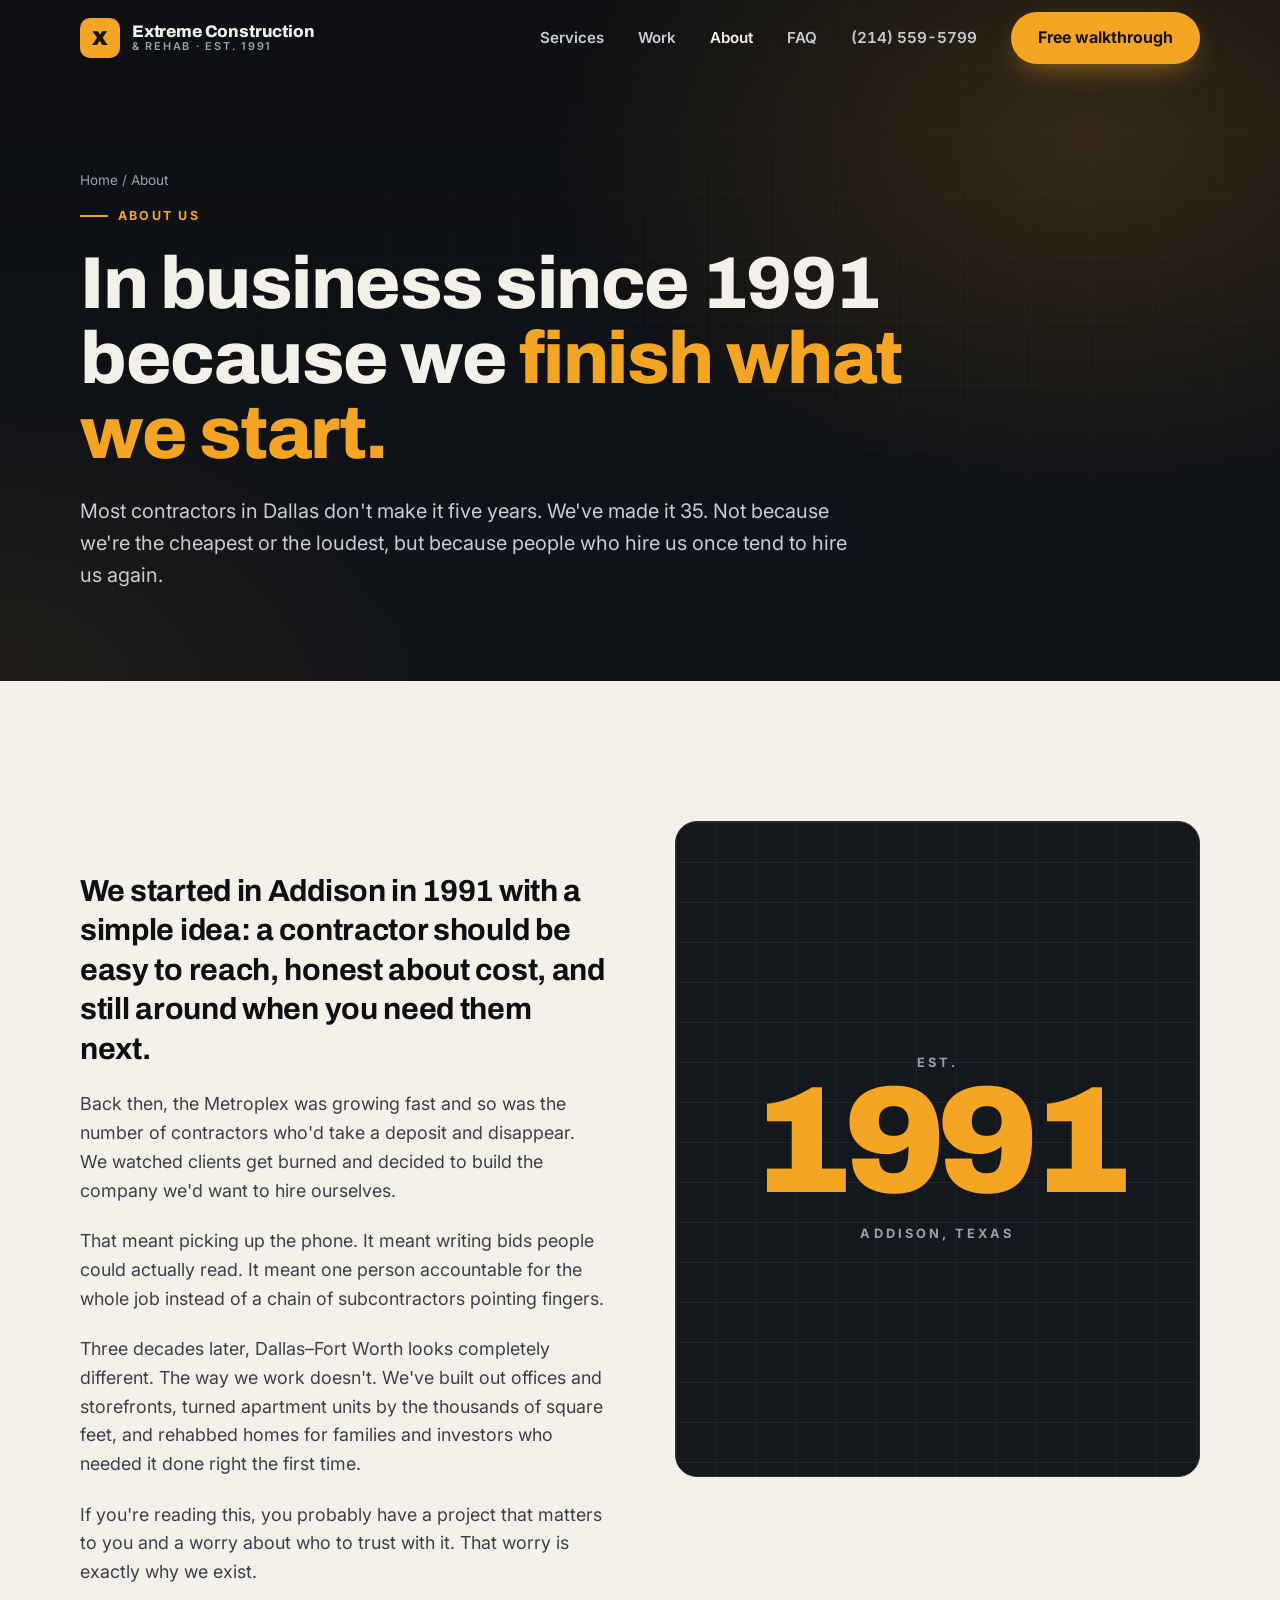
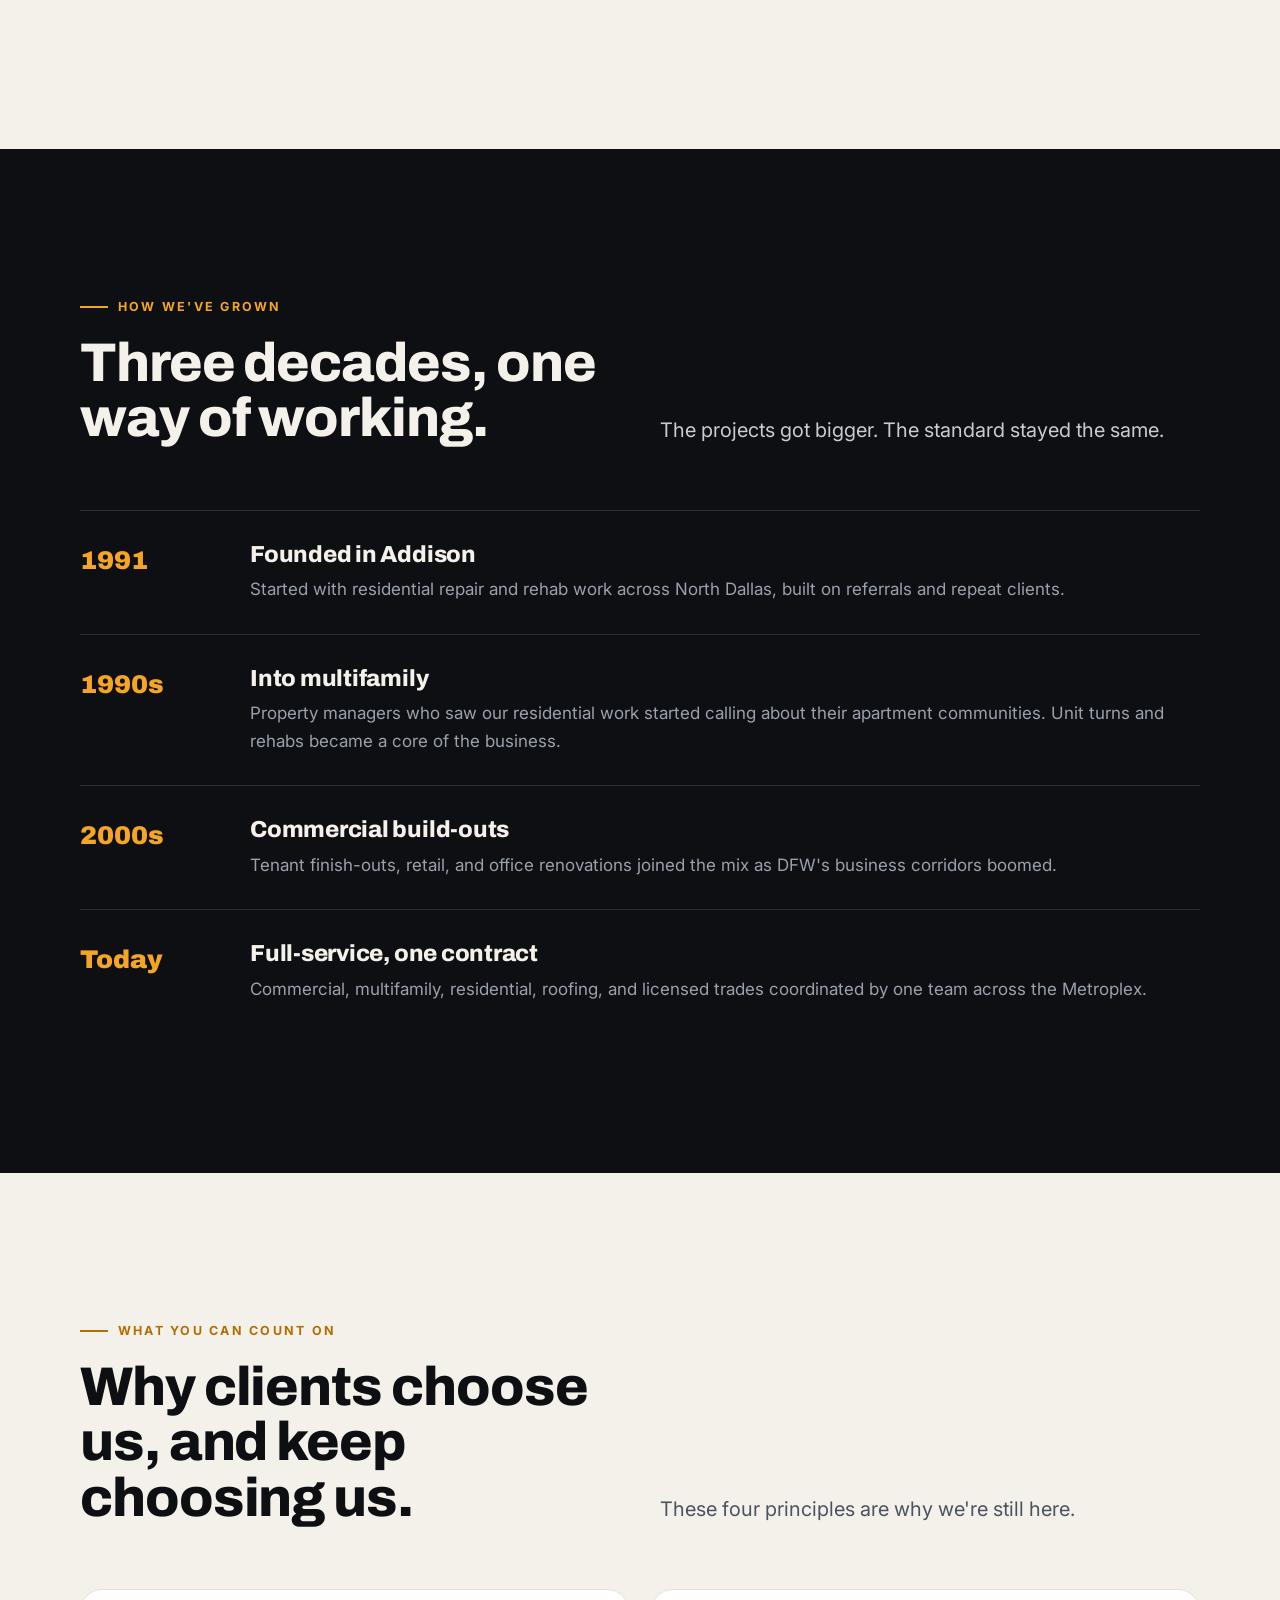
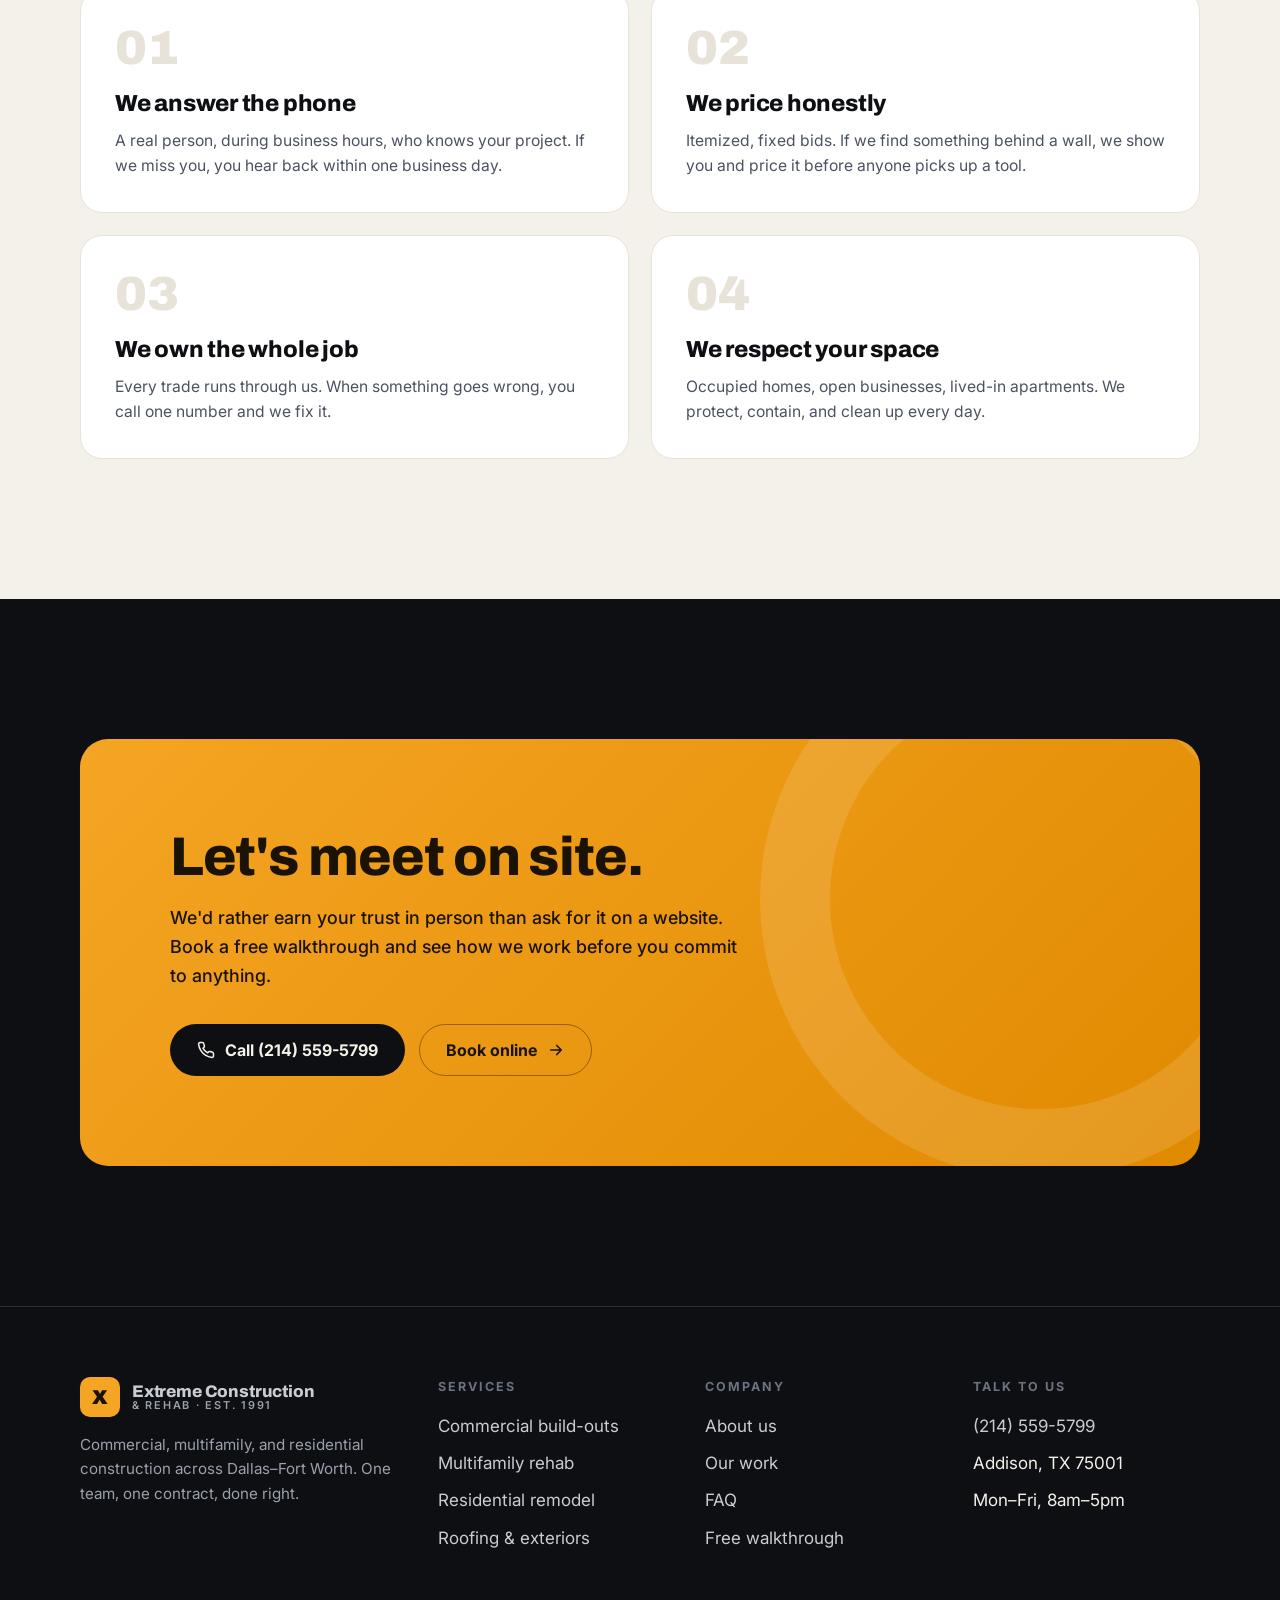
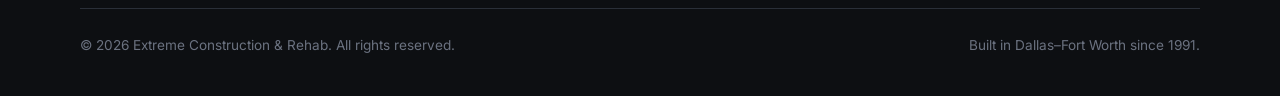
<file: site/about.html>
<!DOCTYPE html>
<html lang="en">
<head>
<meta charset="utf-8">
<meta name="viewport" content="width=device-width, initial-scale=1, viewport-fit=cover">
<title>About Us | Extreme Construction &amp; Rehab, Addison TX Since 1991</title>
<meta name="description" content="An Addison, Texas contractor building and renovating across Dallas–Fort Worth since 1991. One team, honest pricing, and work we stand behind.">
<meta name="theme-color" content="#0d0f12">
<link rel="canonical" href="https://extremec.com/about.html">
<meta property="og:type" content="website">
<meta property="og:title" content="Extreme Construction & Rehab | Built right. Finished on time. Since 1991.">
<meta property="og:description" content="Commercial, multifamily, and residential construction across DFW. One team from walkthrough to final punch list.">
<meta property="og:url" content="https://extremec.com/">
<link rel="icon" href="data:image/svg+xml,%3Csvg xmlns='http://www.w3.org/2000/svg' viewBox='0 0 64 64'%3E%3Crect width='64' height='64' rx='14' fill='%23f5a524'/%3E%3Ctext x='32' y='45' font-family='Arial Black,Arial' font-weight='900' font-size='36' text-anchor='middle' fill='%231a1204'%3EX%3C/text%3E%3C/svg%3E">
<link rel="preconnect" href="https://fonts.googleapis.com">
<link rel="preconnect" href="https://fonts.gstatic.com" crossorigin>
<link href="https://fonts.googleapis.com/css2?family=Archivo:wght@700;800;900&family=Inter:wght@400;500;600;700&display=swap" rel="stylesheet">
<link rel="stylesheet" href="assets/styles.css">
<script type="application/ld+json">
{
  "@context": "https://schema.org",
  "@type": "GeneralContractor",
  "name": "Extreme Construction & Rehab",
  "url": "https://extremec.com/",
  "telephone": "+1-214-559-5799",
  "foundingDate": "1991",
  "address": {"@type": "PostalAddress", "addressLocality": "Addison", "addressRegion": "TX", "postalCode": "75001", "addressCountry": "US"},
  "areaServed": ["Dallas", "Addison", "Plano", "Richardson", "Carrollton", "Farmers Branch", "Irving", "Fort Worth"],
  "description": "Commercial build-outs, multifamily rehab, and residential renovation across Dallas–Fort Worth since 1991."
}
</script>
</head>
<body>
<a class="skip" href="#main">Skip to content</a>

<!-- Icon sprite -->
<svg width="0" height="0" style="position:absolute" aria-hidden="true">
  <symbol id="i-phone" viewBox="0 0 24 24" fill="none" stroke="currentColor" stroke-width="2" stroke-linecap="round" stroke-linejoin="round"><path d="M22 16.9v3a2 2 0 0 1-2.2 2 19.8 19.8 0 0 1-8.6-3.1 19.5 19.5 0 0 1-6-6A19.8 19.8 0 0 1 2.1 4.2 2 2 0 0 1 4.1 2h3a2 2 0 0 1 2 1.7c.1.9.4 1.8.7 2.7a2 2 0 0 1-.5 2.1L8 9.8a16 16 0 0 0 6 6l1.3-1.3a2 2 0 0 1 2.1-.4c.9.3 1.8.6 2.7.7a2 2 0 0 1 1.7 2z"/></symbol>
  <symbol id="i-arrow" viewBox="0 0 24 24" fill="none" stroke="currentColor" stroke-width="2.2" stroke-linecap="round" stroke-linejoin="round"><path d="M5 12h14M13 6l6 6-6 6"/></symbol>
  <symbol id="i-check" viewBox="0 0 24 24" fill="none" stroke="currentColor" stroke-width="2.2" stroke-linecap="round" stroke-linejoin="round"><circle cx="12" cy="12" r="10"/><path d="m8 12 3 3 5-6"/></symbol>
  <symbol id="i-shield" viewBox="0 0 24 24" fill="none" stroke="currentColor" stroke-width="2" stroke-linecap="round" stroke-linejoin="round"><path d="M12 22s8-4 8-10V5l-8-3-8 3v7c0 6 8 10 8 10z"/><path d="m9 12 2 2 4-4"/></symbol>
  <symbol id="i-clock" viewBox="0 0 24 24" fill="none" stroke="currentColor" stroke-width="2" stroke-linecap="round" stroke-linejoin="round"><circle cx="12" cy="12" r="10"/><path d="M12 6v6l4 2"/></symbol>
  <symbol id="i-pin" viewBox="0 0 24 24" fill="none" stroke="currentColor" stroke-width="2" stroke-linecap="round" stroke-linejoin="round"><path d="M20 10c0 6-8 12-8 12s-8-6-8-12a8 8 0 0 1 16 0z"/><circle cx="12" cy="10" r="3"/></symbol>
  <symbol id="i-office" viewBox="0 0 24 24" fill="none" stroke="currentColor" stroke-width="2" stroke-linecap="round" stroke-linejoin="round"><rect x="4" y="2" width="16" height="20" rx="1"/><path d="M9 22v-4h6v4M8 6h.01M12 6h.01M16 6h.01M8 10h.01M12 10h.01M16 10h.01M8 14h.01M12 14h.01M16 14h.01"/></symbol>
  <symbol id="i-units" viewBox="0 0 24 24" fill="none" stroke="currentColor" stroke-width="2" stroke-linecap="round" stroke-linejoin="round"><path d="M3 21h18M5 21V7l7-4 7 4v14M9 21v-6h6v6M9 10h.01M15 10h.01"/></symbol>
  <symbol id="i-home" viewBox="0 0 24 24" fill="none" stroke="currentColor" stroke-width="2" stroke-linecap="round" stroke-linejoin="round"><path d="m3 10 9-7 9 7v10a2 2 0 0 1-2 2H5a2 2 0 0 1-2-2z"/><path d="M9 22V12h6v10"/></symbol>
  <symbol id="i-roof" viewBox="0 0 24 24" fill="none" stroke="currentColor" stroke-width="2" stroke-linecap="round" stroke-linejoin="round"><path d="M2 12 12 3l10 9"/><path d="M5 10v10h14V10"/><path d="M5 14h14"/></symbol>
  <symbol id="i-bolt" viewBox="0 0 24 24" fill="none" stroke="currentColor" stroke-width="2" stroke-linecap="round" stroke-linejoin="round"><path d="M13 2 3 14h9l-1 8 10-12h-9z"/></symbol>
  <symbol id="i-hammer" viewBox="0 0 24 24" fill="none" stroke="currentColor" stroke-width="2" stroke-linecap="round" stroke-linejoin="round"><path d="m15 12-8.4 8.4a2.1 2.1 0 0 1-3-3L12 9"/><path d="M17.6 15 22 10.6M20.9 11.7l-6.6-6.6a5 5 0 0 0-3.5-1.5H8l1 1a5 5 0 0 1 1.5 3.5v1.2l2 2h1.4l2.6 2.6"/></symbol>
  <symbol id="i-doc" viewBox="0 0 24 24" fill="none" stroke="currentColor" stroke-width="2" stroke-linecap="round" stroke-linejoin="round"><path d="M14 2H6a2 2 0 0 0-2 2v16a2 2 0 0 0 2 2h12a2 2 0 0 0 2-2V8z"/><path d="M14 2v6h6M8 13h8M8 17h5"/></symbol>
  <symbol id="i-user" viewBox="0 0 24 24" fill="none" stroke="currentColor" stroke-width="2" stroke-linecap="round" stroke-linejoin="round"><circle cx="12" cy="8" r="4"/><path d="M4 21a8 8 0 0 1 16 0"/></symbol>
</svg>

<header class="header">
  <nav class="wrap nav" aria-label="Primary">
    <a href="index.html" class="logo" aria-label="Extreme Construction and Rehab, home">
      <span class="logo-mark" aria-hidden="true">X</span>
      <span>Extreme Construction<small>&amp; Rehab · Est. 1991</small></span>
    </a>
    <button class="menu-btn" aria-label="Open menu" aria-expanded="false" aria-controls="nav-links"><span></span><span></span><span></span></button>
    <div class="nav-links" id="nav-links">
      <a href="services.html">Services</a>
      <a href="index.html#work">Work</a>
      <a href="about.html" aria-current="page">About</a>
      <a href="index.html#faq">FAQ</a>
      <a href="tel:+12145595799" class="nav-phone">(214) 559-5799</a>
      <a href="index.html#quote" class="btn btn-primary">Free walkthrough</a>
    </div>
  </nav>
</header>

<main id="main">
<section class="page-hero">
  <div class="hero-bg"></div><div class="hero-grid"></div>
  <div class="wrap">
    <p class="crumbs"><a href="index.html">Home</a> / About</p>
    <span class="eyebrow">About us</span>
    <h1>In business since 1991 because we <span class="accent">finish what we start.</span></h1>
    <p class="lede">Most contractors in Dallas don't make it five years. We've made it <span data-since>35</span>. Not because we're the cheapest or the loudest, but because people who hire us once tend to hire us again.</p>
  </div>
</section>

<section class="section light">
  <div class="wrap split" style="align-items:start">
    <div class="story">
      <span class="eyebrow reveal">Our story</span>
      <p class="big reveal d1" style="margin-top:22px">We started in Addison in 1991 with a simple idea: a contractor should be easy to reach, honest about cost, and still around when you need them next.</p>
      <p class="reveal">Back then, the Metroplex was growing fast and so was the number of contractors who'd take a deposit and disappear. We watched clients get burned and decided to build the company we'd want to hire ourselves.</p>
      <p class="reveal">That meant picking up the phone. It meant writing bids people could actually read. It meant one person accountable for the whole job instead of a chain of subcontractors pointing fingers.</p>
      <p class="reveal">Three decades later, Dallas–Fort Worth looks completely different. The way we work doesn't. We've built out offices and storefronts, turned apartment units by the thousands of square feet, and rehabbed homes for families and investors who needed it done right the first time.</p>
      <p class="reveal">If you're reading this, you probably have a project that matters to you and a worry about who to trust with it. That worry is exactly why we exist.</p>
    </div>
    <div>
      <div class="since reveal" aria-hidden="true" style="aspect-ratio:4/5"><div class="since-inner"><small>Est.</small><b>1991</b><small style="margin-top:14px">Addison, Texas</small></div></div>
    </div>
  </div>
</section>

<section class="section">
  <div class="wrap">
    <div class="section-head">
      <div>
        <span class="eyebrow reveal">How we've grown</span>
        <h2 class="reveal d1">Three decades, one way of working.</h2>
      </div>
      <p class="lede reveal d2">The projects got bigger. The standard stayed the same.</p>
    </div>
    <div class="timeline">
      <div class="tl reveal"><b>1991</b><div><h3>Founded in Addison</h3><p>Started with residential repair and rehab work across North Dallas, built on referrals and repeat clients.</p></div></div>
      <div class="tl reveal"><b>1990s</b><div><h3>Into multifamily</h3><p>Property managers who saw our residential work started calling about their apartment communities. Unit turns and rehabs became a core of the business.</p></div></div>
      <div class="tl reveal"><b>2000s</b><div><h3>Commercial build-outs</h3><p>Tenant finish-outs, retail, and office renovations joined the mix as DFW's business corridors boomed.</p></div></div>
      <div class="tl reveal"><b>Today</b><div><h3>Full-service, one contract</h3><p>Commercial, multifamily, residential, roofing, and licensed trades coordinated by one team across the Metroplex.</p></div></div>
    </div>
  </div>
</section>

<section class="section light">
  <div class="wrap">
    <div class="section-head">
      <div>
        <span class="eyebrow reveal">What you can count on</span>
        <h2 class="reveal d1">Why clients choose us, and keep choosing us.</h2>
      </div>
      <p class="lede reveal d2">These four principles are why we're still here.</p>
    </div>
    <div class="values">
      <div class="problem reveal"><div class="num">01</div><h3>We answer the phone</h3><p>A real person, during business hours, who knows your project. If we miss you, you hear back within one business day.</p></div>
      <div class="problem reveal d1"><div class="num">02</div><h3>We price honestly</h3><p>Itemized, fixed bids. If we find something behind a wall, we show you and price it before anyone picks up a tool.</p></div>
      <div class="problem reveal"><div class="num">03</div><h3>We own the whole job</h3><p>Every trade runs through us. When something goes wrong, you call one number and we fix it.</p></div>
      <div class="problem reveal d1"><div class="num">04</div><h3>We respect your space</h3><p>Occupied homes, open businesses, lived-in apartments. We protect, contain, and clean up every day.</p></div>
    </div>
  </div>
</section>

<section class="section">
  <div class="wrap">
    <div class="cta-band reveal">
      <h2>Let's meet on site.</h2>
      <p>We'd rather earn your trust in person than ask for it on a website. Book a free walkthrough and see how we work before you commit to anything.</p>
      <div class="hero-ctas">
        <a href="tel:+12145595799" class="btn btn-dark"><svg><use href="#i-phone"/></svg> Call (214) 559-5799</a>
        <a href="index.html#quote" class="btn btn-outline-dark">Book online <svg><use href="#i-arrow"/></svg></a>
      </div>
    </div>
  </div>
</section>

</main>

<footer>
  <div class="wrap">
    <div class="foot">
      <div>
        <a href="index.html" class="logo"><span class="logo-mark" aria-hidden="true">X</span><span>Extreme Construction<small>&amp; Rehab · Est. 1991</small></span></a>
        <p>Commercial, multifamily, and residential construction across Dallas–Fort Worth. One team, one contract, done right.</p>
      </div>
      <div><h4>Services</h4><ul><li><a href="services.html#commercial">Commercial build-outs</a></li><li><a href="services.html#multifamily">Multifamily rehab</a></li><li><a href="services.html#residential">Residential remodel</a></li><li><a href="services.html#exterior">Roofing &amp; exteriors</a></li></ul></div>
      <div><h4>Company</h4><ul><li><a href="about.html">About us</a></li><li><a href="index.html#work">Our work</a></li><li><a href="index.html#faq">FAQ</a></li><li><a href="index.html#quote">Free walkthrough</a></li></ul></div>
      <div><h4>Talk to us</h4><ul><li><a href="tel:+12145595799">(214) 559-5799</a></li><li>Addison, TX 75001</li><li>Mon–Fri, 8am–5pm</li></ul></div>
    </div>
    <div class="legal"><span>© <span data-year>2026</span> Extreme Construction &amp; Rehab. All rights reserved.</span><span>Built in Dallas–Fort Worth since 1991.</span></div>
  </div>
</footer>

<div class="mobile-bar" aria-label="Quick actions">
  <a href="tel:+12145595799" class="btn btn-ghost"><svg><use href="#i-phone"/></svg> Call</a>
  <a href="index.html#quote" class="btn btn-primary">Free walkthrough</a>
</div>

<script src="assets/main.js" defer></script>
</body>
</html>
</file>
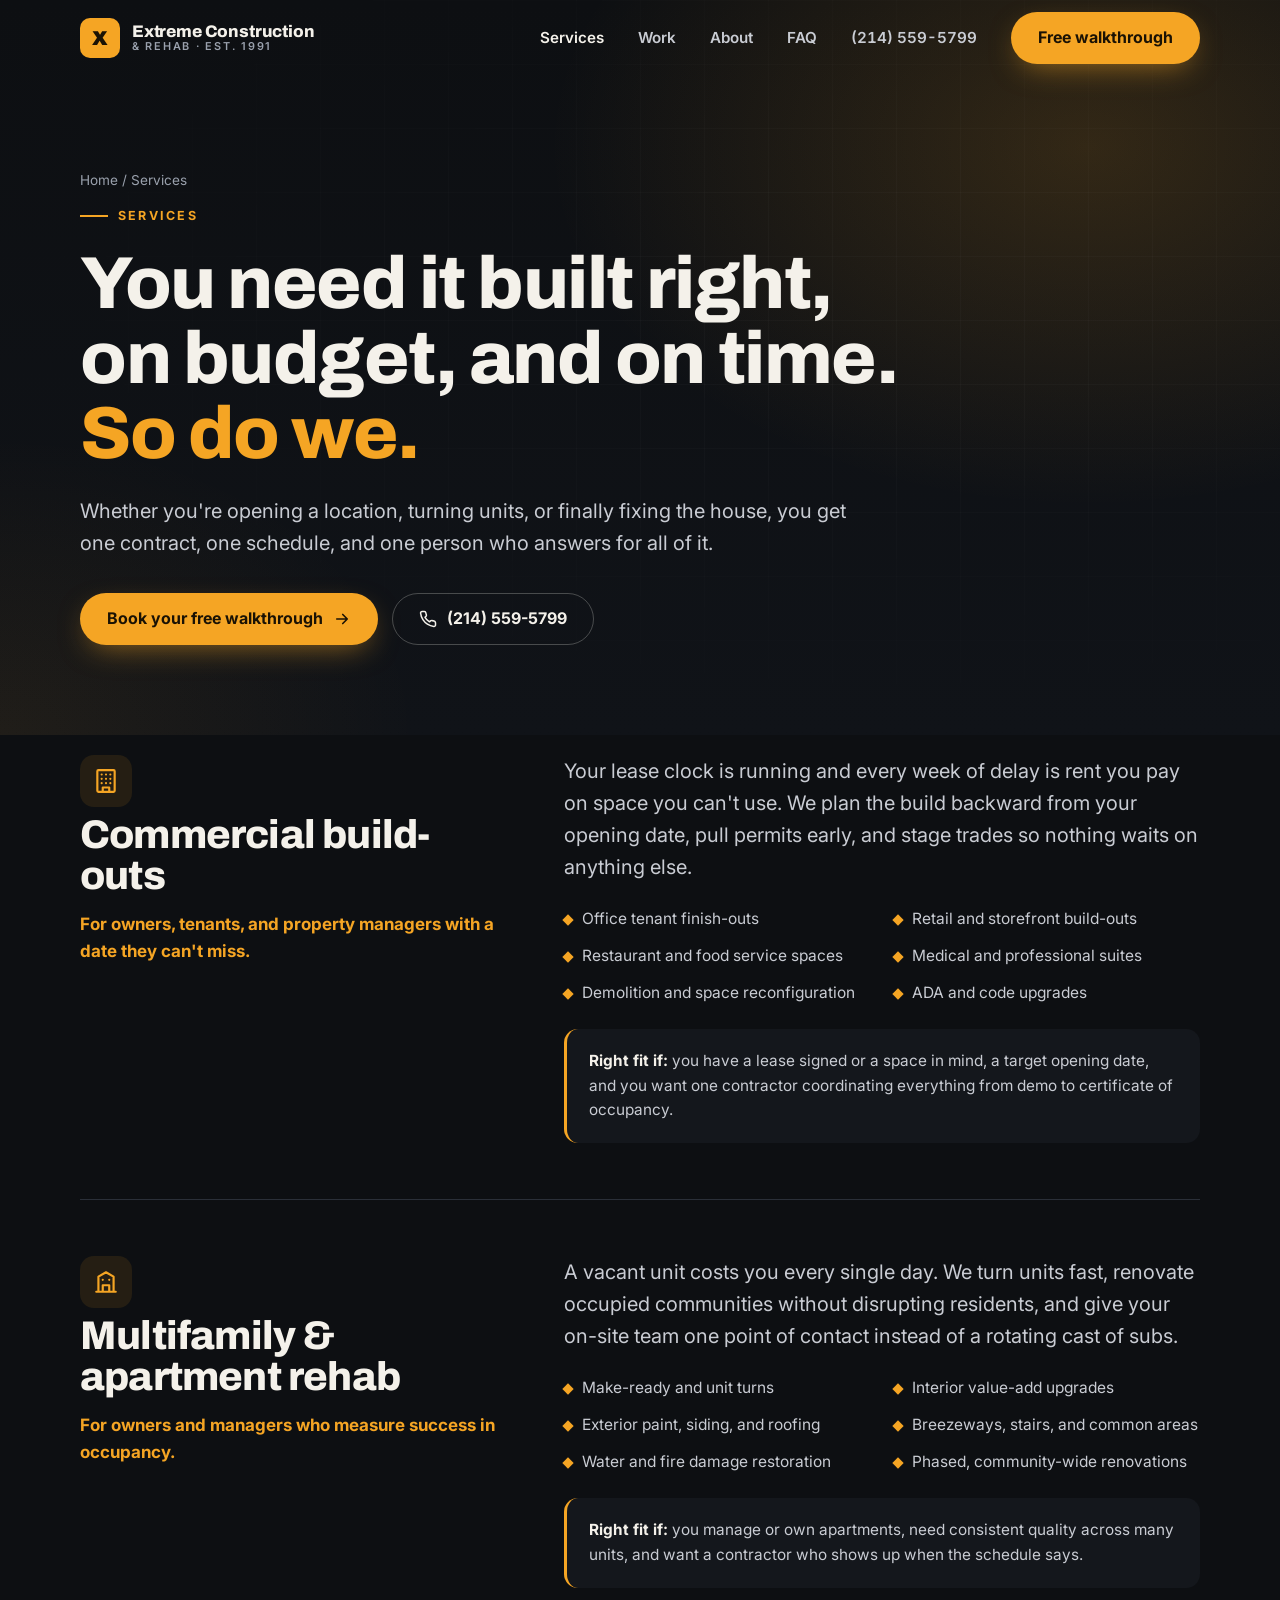
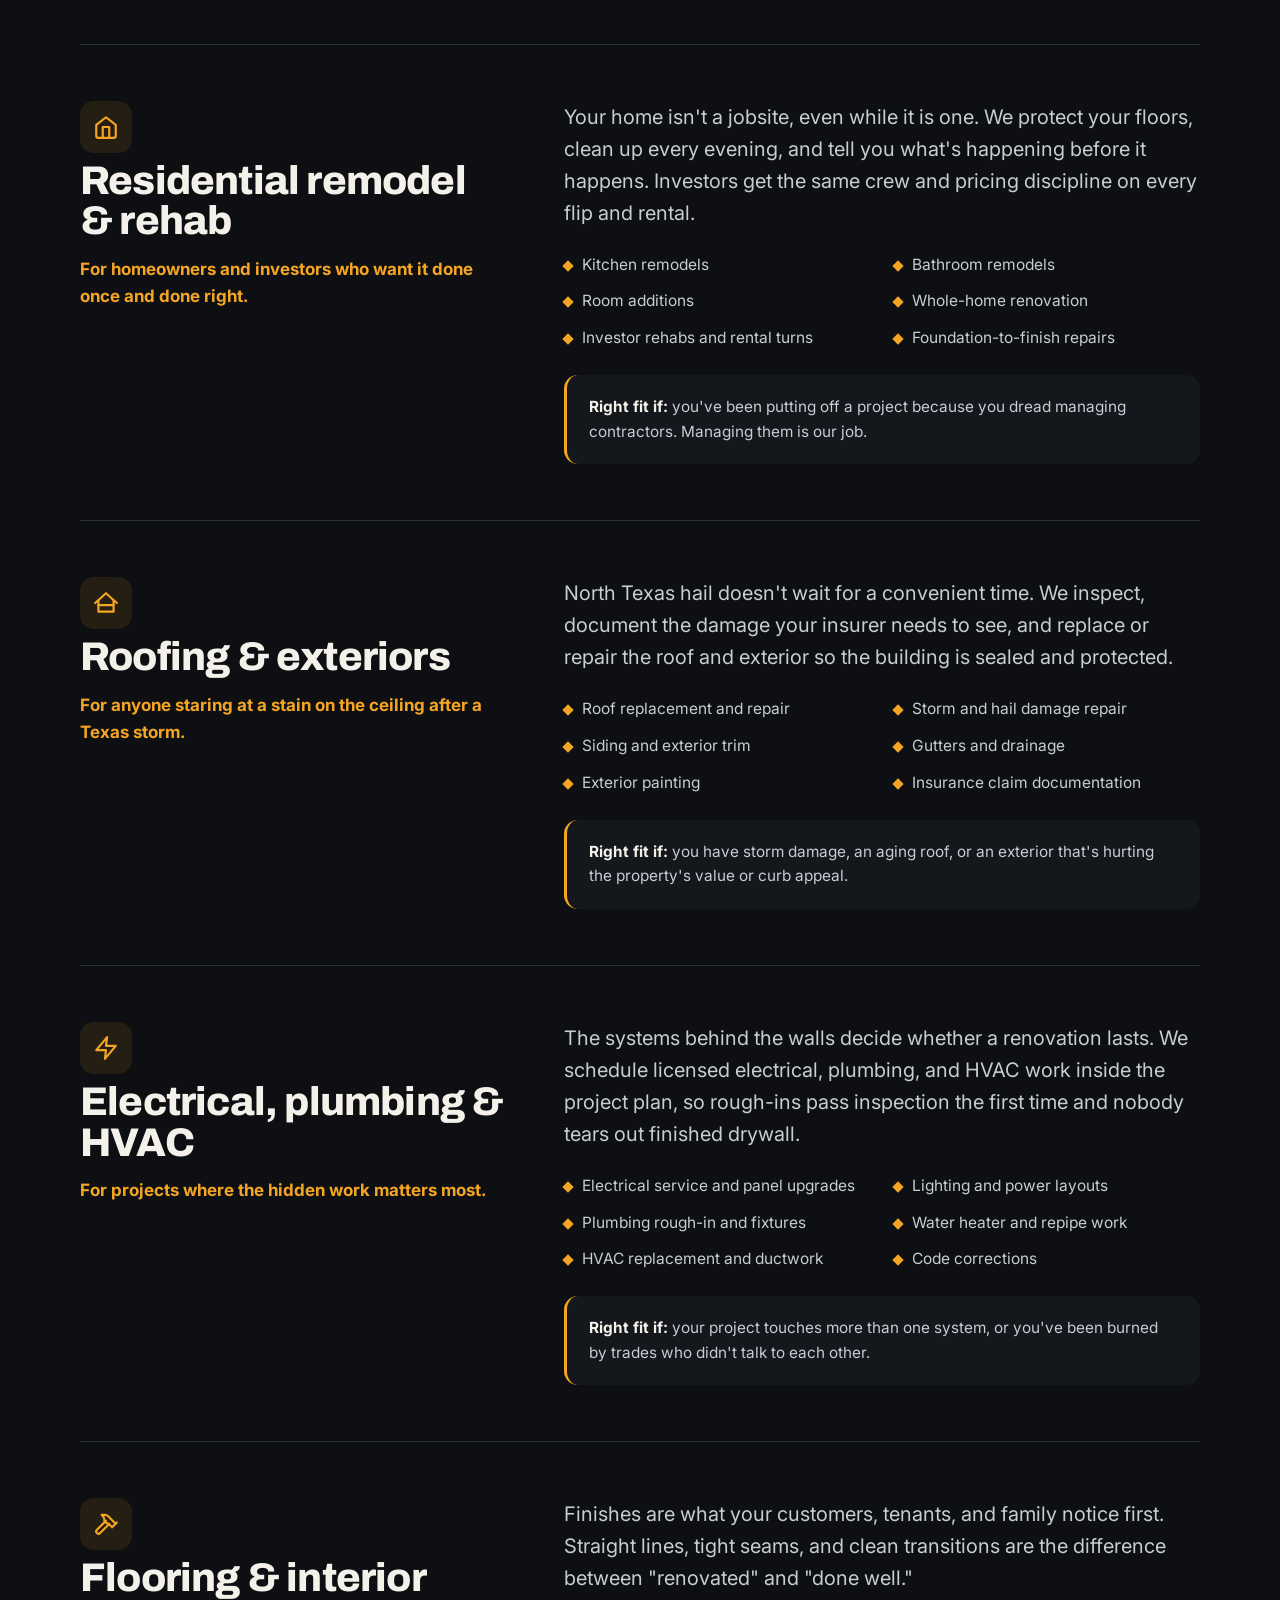
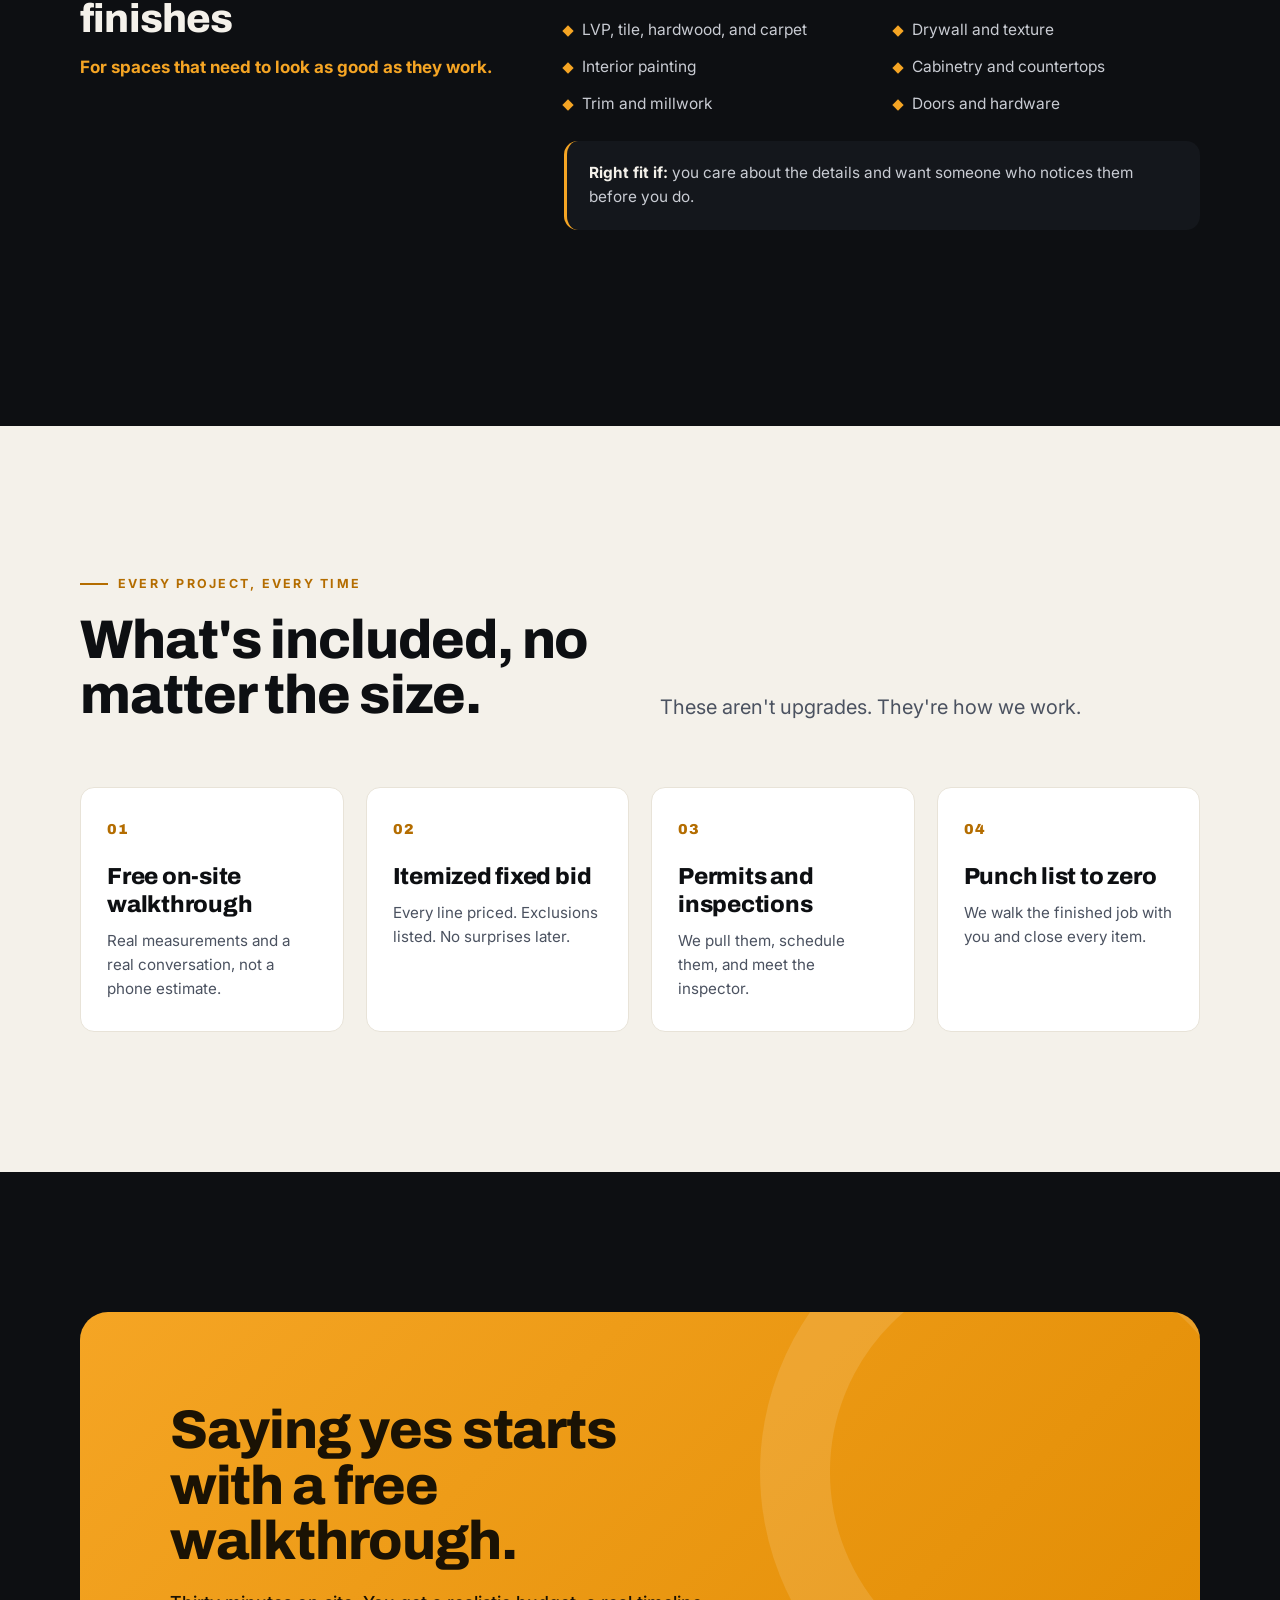
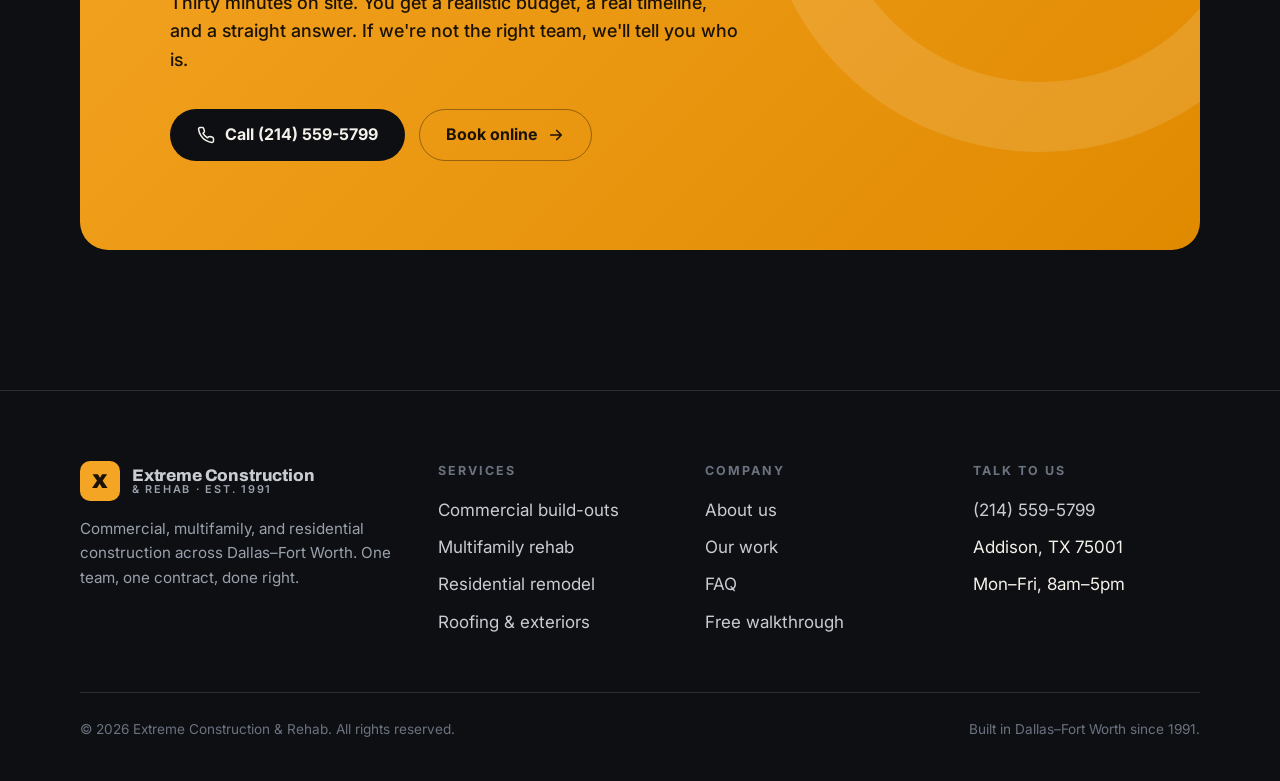
<file: site/services.html>
<!DOCTYPE html>
<html lang="en">
<head>
<meta charset="utf-8">
<meta name="viewport" content="width=device-width, initial-scale=1, viewport-fit=cover">
<title>Construction Services in Dallas–Fort Worth | Extreme Construction &amp; Rehab</title>
<meta name="description" content="Commercial build-outs, apartment rehab, home remodeling, roofing, and licensed trades across DFW. Fixed, itemized bids. Free site walkthrough: (214) 559-5799.">
<meta name="theme-color" content="#0d0f12">
<link rel="canonical" href="https://extremec.com/services.html">
<meta property="og:type" content="website">
<meta property="og:title" content="Extreme Construction & Rehab | Built right. Finished on time. Since 1991.">
<meta property="og:description" content="Commercial, multifamily, and residential construction across DFW. One team from walkthrough to final punch list.">
<meta property="og:url" content="https://extremec.com/">
<link rel="icon" href="data:image/svg+xml,%3Csvg xmlns='http://www.w3.org/2000/svg' viewBox='0 0 64 64'%3E%3Crect width='64' height='64' rx='14' fill='%23f5a524'/%3E%3Ctext x='32' y='45' font-family='Arial Black,Arial' font-weight='900' font-size='36' text-anchor='middle' fill='%231a1204'%3EX%3C/text%3E%3C/svg%3E">
<link rel="preconnect" href="https://fonts.googleapis.com">
<link rel="preconnect" href="https://fonts.gstatic.com" crossorigin>
<link href="https://fonts.googleapis.com/css2?family=Archivo:wght@700;800;900&family=Inter:wght@400;500;600;700&display=swap" rel="stylesheet">
<link rel="stylesheet" href="assets/styles.css">
<script type="application/ld+json">
{
  "@context": "https://schema.org",
  "@type": "GeneralContractor",
  "name": "Extreme Construction & Rehab",
  "url": "https://extremec.com/",
  "telephone": "+1-214-559-5799",
  "foundingDate": "1991",
  "address": {"@type": "PostalAddress", "addressLocality": "Addison", "addressRegion": "TX", "postalCode": "75001", "addressCountry": "US"},
  "areaServed": ["Dallas", "Addison", "Plano", "Richardson", "Carrollton", "Farmers Branch", "Irving", "Fort Worth"],
  "description": "Commercial build-outs, multifamily rehab, and residential renovation across Dallas–Fort Worth since 1991."
}
</script>
</head>
<body>
<a class="skip" href="#main">Skip to content</a>

<!-- Icon sprite -->
<svg width="0" height="0" style="position:absolute" aria-hidden="true">
  <symbol id="i-phone" viewBox="0 0 24 24" fill="none" stroke="currentColor" stroke-width="2" stroke-linecap="round" stroke-linejoin="round"><path d="M22 16.9v3a2 2 0 0 1-2.2 2 19.8 19.8 0 0 1-8.6-3.1 19.5 19.5 0 0 1-6-6A19.8 19.8 0 0 1 2.1 4.2 2 2 0 0 1 4.1 2h3a2 2 0 0 1 2 1.7c.1.9.4 1.8.7 2.7a2 2 0 0 1-.5 2.1L8 9.8a16 16 0 0 0 6 6l1.3-1.3a2 2 0 0 1 2.1-.4c.9.3 1.8.6 2.7.7a2 2 0 0 1 1.7 2z"/></symbol>
  <symbol id="i-arrow" viewBox="0 0 24 24" fill="none" stroke="currentColor" stroke-width="2.2" stroke-linecap="round" stroke-linejoin="round"><path d="M5 12h14M13 6l6 6-6 6"/></symbol>
  <symbol id="i-check" viewBox="0 0 24 24" fill="none" stroke="currentColor" stroke-width="2.2" stroke-linecap="round" stroke-linejoin="round"><circle cx="12" cy="12" r="10"/><path d="m8 12 3 3 5-6"/></symbol>
  <symbol id="i-shield" viewBox="0 0 24 24" fill="none" stroke="currentColor" stroke-width="2" stroke-linecap="round" stroke-linejoin="round"><path d="M12 22s8-4 8-10V5l-8-3-8 3v7c0 6 8 10 8 10z"/><path d="m9 12 2 2 4-4"/></symbol>
  <symbol id="i-clock" viewBox="0 0 24 24" fill="none" stroke="currentColor" stroke-width="2" stroke-linecap="round" stroke-linejoin="round"><circle cx="12" cy="12" r="10"/><path d="M12 6v6l4 2"/></symbol>
  <symbol id="i-pin" viewBox="0 0 24 24" fill="none" stroke="currentColor" stroke-width="2" stroke-linecap="round" stroke-linejoin="round"><path d="M20 10c0 6-8 12-8 12s-8-6-8-12a8 8 0 0 1 16 0z"/><circle cx="12" cy="10" r="3"/></symbol>
  <symbol id="i-office" viewBox="0 0 24 24" fill="none" stroke="currentColor" stroke-width="2" stroke-linecap="round" stroke-linejoin="round"><rect x="4" y="2" width="16" height="20" rx="1"/><path d="M9 22v-4h6v4M8 6h.01M12 6h.01M16 6h.01M8 10h.01M12 10h.01M16 10h.01M8 14h.01M12 14h.01M16 14h.01"/></symbol>
  <symbol id="i-units" viewBox="0 0 24 24" fill="none" stroke="currentColor" stroke-width="2" stroke-linecap="round" stroke-linejoin="round"><path d="M3 21h18M5 21V7l7-4 7 4v14M9 21v-6h6v6M9 10h.01M15 10h.01"/></symbol>
  <symbol id="i-home" viewBox="0 0 24 24" fill="none" stroke="currentColor" stroke-width="2" stroke-linecap="round" stroke-linejoin="round"><path d="m3 10 9-7 9 7v10a2 2 0 0 1-2 2H5a2 2 0 0 1-2-2z"/><path d="M9 22V12h6v10"/></symbol>
  <symbol id="i-roof" viewBox="0 0 24 24" fill="none" stroke="currentColor" stroke-width="2" stroke-linecap="round" stroke-linejoin="round"><path d="M2 12 12 3l10 9"/><path d="M5 10v10h14V10"/><path d="M5 14h14"/></symbol>
  <symbol id="i-bolt" viewBox="0 0 24 24" fill="none" stroke="currentColor" stroke-width="2" stroke-linecap="round" stroke-linejoin="round"><path d="M13 2 3 14h9l-1 8 10-12h-9z"/></symbol>
  <symbol id="i-hammer" viewBox="0 0 24 24" fill="none" stroke="currentColor" stroke-width="2" stroke-linecap="round" stroke-linejoin="round"><path d="m15 12-8.4 8.4a2.1 2.1 0 0 1-3-3L12 9"/><path d="M17.6 15 22 10.6M20.9 11.7l-6.6-6.6a5 5 0 0 0-3.5-1.5H8l1 1a5 5 0 0 1 1.5 3.5v1.2l2 2h1.4l2.6 2.6"/></symbol>
  <symbol id="i-doc" viewBox="0 0 24 24" fill="none" stroke="currentColor" stroke-width="2" stroke-linecap="round" stroke-linejoin="round"><path d="M14 2H6a2 2 0 0 0-2 2v16a2 2 0 0 0 2 2h12a2 2 0 0 0 2-2V8z"/><path d="M14 2v6h6M8 13h8M8 17h5"/></symbol>
  <symbol id="i-user" viewBox="0 0 24 24" fill="none" stroke="currentColor" stroke-width="2" stroke-linecap="round" stroke-linejoin="round"><circle cx="12" cy="8" r="4"/><path d="M4 21a8 8 0 0 1 16 0"/></symbol>
</svg>

<header class="header">
  <nav class="wrap nav" aria-label="Primary">
    <a href="index.html" class="logo" aria-label="Extreme Construction and Rehab, home">
      <span class="logo-mark" aria-hidden="true">X</span>
      <span>Extreme Construction<small>&amp; Rehab · Est. 1991</small></span>
    </a>
    <button class="menu-btn" aria-label="Open menu" aria-expanded="false" aria-controls="nav-links"><span></span><span></span><span></span></button>
    <div class="nav-links" id="nav-links">
      <a href="services.html" aria-current="page">Services</a>
      <a href="index.html#work">Work</a>
      <a href="about.html">About</a>
      <a href="index.html#faq">FAQ</a>
      <a href="tel:+12145595799" class="nav-phone">(214) 559-5799</a>
      <a href="index.html#quote" class="btn btn-primary">Free walkthrough</a>
    </div>
  </nav>
</header>

<main id="main">
<section class="page-hero">
  <div class="hero-bg"></div><div class="hero-grid"></div>
  <div class="wrap">
    <p class="crumbs"><a href="index.html">Home</a> / Services</p>
    <span class="eyebrow">Services</span>
    <h1>You need it built right, on budget, and on time. <span class="accent">So do we.</span></h1>
    <p class="lede">Whether you're opening a location, turning units, or finally fixing the house, you get one contract, one schedule, and one person who answers for all of it.</p>
    <div class="hero-ctas" style="margin-top:34px">
      <a href="index.html#quote" class="btn btn-primary">Book your free walkthrough <svg><use href="#i-arrow"/></svg></a>
      <a href="tel:+12145595799" class="btn btn-ghost"><svg><use href="#i-phone"/></svg> (214) 559-5799</a>
    </div>
  </div>
</section>

<section class="section" style="padding-top:20px">
  <div class="wrap">

    <article class="svc-block reveal" id="commercial">
      <div>
        <span class="service-icon"><svg><use href="#i-office"/></svg></span>
        <h2>Commercial build-outs</h2>
        <p class="tagline">For owners, tenants, and property managers with a date they can't miss.</p>
      </div>
      <div>
        <p class="lede">Your lease clock is running and every week of delay is rent you pay on space you can't use. We plan the build backward from your opening date, pull permits early, and stage trades so nothing waits on anything else.</p>
        <ul class="svc-list">
          <li>Office tenant finish-outs</li><li>Retail and storefront build-outs</li>
          <li>Restaurant and food service spaces</li><li>Medical and professional suites</li>
          <li>Demolition and space reconfiguration</li><li>ADA and code upgrades</li>
        </ul>
        <div class="fit"><b>Right fit if:</b> you have a lease signed or a space in mind, a target opening date, and you want one contractor coordinating everything from demo to certificate of occupancy.</div>
      </div>
    </article>

    <article class="svc-block reveal" id="multifamily">
      <div>
        <span class="service-icon"><svg><use href="#i-units"/></svg></span>
        <h2>Multifamily &amp; apartment rehab</h2>
        <p class="tagline">For owners and managers who measure success in occupancy.</p>
      </div>
      <div>
        <p class="lede">A vacant unit costs you every single day. We turn units fast, renovate occupied communities without disrupting residents, and give your on-site team one point of contact instead of a rotating cast of subs.</p>
        <ul class="svc-list">
          <li>Make-ready and unit turns</li><li>Interior value-add upgrades</li>
          <li>Exterior paint, siding, and roofing</li><li>Breezeways, stairs, and common areas</li>
          <li>Water and fire damage restoration</li><li>Phased, community-wide renovations</li>
        </ul>
        <div class="fit"><b>Right fit if:</b> you manage or own apartments, need consistent quality across many units, and want a contractor who shows up when the schedule says.</div>
      </div>
    </article>

    <article class="svc-block reveal" id="residential">
      <div>
        <span class="service-icon"><svg><use href="#i-home"/></svg></span>
        <h2>Residential remodel &amp; rehab</h2>
        <p class="tagline">For homeowners and investors who want it done once and done right.</p>
      </div>
      <div>
        <p class="lede">Your home isn't a jobsite, even while it is one. We protect your floors, clean up every evening, and tell you what's happening before it happens. Investors get the same crew and pricing discipline on every flip and rental.</p>
        <ul class="svc-list">
          <li>Kitchen remodels</li><li>Bathroom remodels</li>
          <li>Room additions</li><li>Whole-home renovation</li>
          <li>Investor rehabs and rental turns</li><li>Foundation-to-finish repairs</li>
        </ul>
        <div class="fit"><b>Right fit if:</b> you've been putting off a project because you dread managing contractors. Managing them is our job.</div>
      </div>
    </article>

    <article class="svc-block reveal" id="exterior">
      <div>
        <span class="service-icon"><svg><use href="#i-roof"/></svg></span>
        <h2>Roofing &amp; exteriors</h2>
        <p class="tagline">For anyone staring at a stain on the ceiling after a Texas storm.</p>
      </div>
      <div>
        <p class="lede">North Texas hail doesn't wait for a convenient time. We inspect, document the damage your insurer needs to see, and replace or repair the roof and exterior so the building is sealed and protected.</p>
        <ul class="svc-list">
          <li>Roof replacement and repair</li><li>Storm and hail damage repair</li>
          <li>Siding and exterior trim</li><li>Gutters and drainage</li>
          <li>Exterior painting</li><li>Insurance claim documentation</li>
        </ul>
        <div class="fit"><b>Right fit if:</b> you have storm damage, an aging roof, or an exterior that's hurting the property's value or curb appeal.</div>
      </div>
    </article>

    <article class="svc-block reveal" id="systems">
      <div>
        <span class="service-icon"><svg><use href="#i-bolt"/></svg></span>
        <h2>Electrical, plumbing &amp; HVAC</h2>
        <p class="tagline">For projects where the hidden work matters most.</p>
      </div>
      <div>
        <p class="lede">The systems behind the walls decide whether a renovation lasts. We schedule licensed electrical, plumbing, and HVAC work inside the project plan, so rough-ins pass inspection the first time and nobody tears out finished drywall.</p>
        <ul class="svc-list">
          <li>Electrical service and panel upgrades</li><li>Lighting and power layouts</li>
          <li>Plumbing rough-in and fixtures</li><li>Water heater and repipe work</li>
          <li>HVAC replacement and ductwork</li><li>Code corrections</li>
        </ul>
        <div class="fit"><b>Right fit if:</b> your project touches more than one system, or you've been burned by trades who didn't talk to each other.</div>
      </div>
    </article>

    <article class="svc-block reveal" id="interiors">
      <div>
        <span class="service-icon"><svg><use href="#i-hammer"/></svg></span>
        <h2>Flooring &amp; interior finishes</h2>
        <p class="tagline">For spaces that need to look as good as they work.</p>
      </div>
      <div>
        <p class="lede">Finishes are what your customers, tenants, and family notice first. Straight lines, tight seams, and clean transitions are the difference between "renovated" and "done well."</p>
        <ul class="svc-list">
          <li>LVP, tile, hardwood, and carpet</li><li>Drywall and texture</li>
          <li>Interior painting</li><li>Cabinetry and countertops</li>
          <li>Trim and millwork</li><li>Doors and hardware</li>
        </ul>
        <div class="fit"><b>Right fit if:</b> you care about the details and want someone who notices them before you do.</div>
      </div>
    </article>

  </div>
</section>

<section class="section light">
  <div class="wrap">
    <div class="section-head">
      <div>
        <span class="eyebrow reveal">Every project, every time</span>
        <h2 class="reveal d1">What's included, no matter the size.</h2>
      </div>
      <p class="lede reveal d2">These aren't upgrades. They're how we work.</p>
    </div>
    <div class="process">
      <div class="step reveal"><h3>Free on-site walkthrough</h3><p>Real measurements and a real conversation, not a phone estimate.</p></div>
      <div class="step reveal d1"><h3>Itemized fixed bid</h3><p>Every line priced. Exclusions listed. No surprises later.</p></div>
      <div class="step reveal d2"><h3>Permits and inspections</h3><p>We pull them, schedule them, and meet the inspector.</p></div>
      <div class="step reveal d3"><h3>Punch list to zero</h3><p>We walk the finished job with you and close every item.</p></div>
    </div>
  </div>
</section>

<section class="section">
  <div class="wrap">
    <div class="cta-band reveal">
      <h2>Saying yes starts with a free walkthrough.</h2>
      <p>Thirty minutes on site. You get a realistic budget, a real timeline, and a straight answer. If we're not the right team, we'll tell you who is.</p>
      <div class="hero-ctas">
        <a href="tel:+12145595799" class="btn btn-dark"><svg><use href="#i-phone"/></svg> Call (214) 559-5799</a>
        <a href="index.html#quote" class="btn btn-outline-dark">Book online <svg><use href="#i-arrow"/></svg></a>
      </div>
    </div>
  </div>
</section>

</main>

<footer>
  <div class="wrap">
    <div class="foot">
      <div>
        <a href="index.html" class="logo"><span class="logo-mark" aria-hidden="true">X</span><span>Extreme Construction<small>&amp; Rehab · Est. 1991</small></span></a>
        <p>Commercial, multifamily, and residential construction across Dallas–Fort Worth. One team, one contract, done right.</p>
      </div>
      <div><h4>Services</h4><ul><li><a href="services.html#commercial">Commercial build-outs</a></li><li><a href="services.html#multifamily">Multifamily rehab</a></li><li><a href="services.html#residential">Residential remodel</a></li><li><a href="services.html#exterior">Roofing &amp; exteriors</a></li></ul></div>
      <div><h4>Company</h4><ul><li><a href="about.html">About us</a></li><li><a href="index.html#work">Our work</a></li><li><a href="index.html#faq">FAQ</a></li><li><a href="index.html#quote">Free walkthrough</a></li></ul></div>
      <div><h4>Talk to us</h4><ul><li><a href="tel:+12145595799">(214) 559-5799</a></li><li>Addison, TX 75001</li><li>Mon–Fri, 8am–5pm</li></ul></div>
    </div>
    <div class="legal"><span>© <span data-year>2026</span> Extreme Construction &amp; Rehab. All rights reserved.</span><span>Built in Dallas–Fort Worth since 1991.</span></div>
  </div>
</footer>

<div class="mobile-bar" aria-label="Quick actions">
  <a href="tel:+12145595799" class="btn btn-ghost"><svg><use href="#i-phone"/></svg> Call</a>
  <a href="index.html#quote" class="btn btn-primary">Free walkthrough</a>
</div>

<script src="assets/main.js" defer></script>
</body>
</html>
</file>
<file: site/assets/styles.css>
/* Extreme Construction & Rehab — design system */
:root{
  --ink:#0d0f12; --ink-2:#14171c; --ink-3:#1c2027; --line:#2a2f38;
  --bone:#f4f1ea; --bone-2:#e8e3d8; --mute:#9aa1ad; --mute-2:#6b7280;
  --amber:#f5a524; --amber-2:#ffbf47; --amber-ink:#1a1204;
  --radius:14px; --radius-lg:22px;
  --shadow:0 30px 60px -20px rgba(0,0,0,.55);
  --display:"Archivo", "Helvetica Neue", Arial, sans-serif;
  --body:"Inter", system-ui, -apple-system, "Segoe UI", Roboto, sans-serif;
  --max:1200px; --pad:clamp(20px,4vw,40px);
}
*{box-sizing:border-box;margin:0;padding:0}
html{scroll-behavior:smooth;-webkit-text-size-adjust:100%}
body{font-family:var(--body);background:var(--ink);color:var(--bone);line-height:1.6;font-size:17px;-webkit-font-smoothing:antialiased;overflow-x:hidden}
img,svg{display:block;max-width:100%}
a{color:inherit;text-decoration:none}
button,input,select,textarea{font:inherit;color:inherit}
:focus-visible{outline:2px solid var(--amber);outline-offset:3px;border-radius:6px}
.wrap{max-width:var(--max);margin:0 auto;padding:0 var(--pad)}
.skip{position:absolute;left:-999px;top:8px;background:var(--amber);color:var(--amber-ink);padding:10px 16px;border-radius:8px;z-index:200}
.skip:focus{left:8px}

/* Type */
h1,h2,h3{font-family:var(--display);font-weight:800;letter-spacing:-.02em;line-height:1.02}
h1{font-size:clamp(2.6rem,7.2vw,5.6rem)}
h2{font-size:clamp(2rem,4.6vw,3.4rem)}
h3{font-size:clamp(1.2rem,2vw,1.45rem);letter-spacing:-.01em;line-height:1.2}
.eyebrow{display:inline-flex;align-items:center;gap:10px;font-size:.78rem;font-weight:700;letter-spacing:.18em;text-transform:uppercase;color:var(--amber)}
.eyebrow::before{content:"";width:28px;height:2px;background:var(--amber)}
.lede{font-size:clamp(1.05rem,1.6vw,1.25rem);color:#c9ccd3;max-width:60ch}
.accent{color:var(--amber)}
.muted{color:var(--mute)}

/* Buttons: 52px min tap height */
.btn{display:inline-flex;align-items:center;justify-content:center;gap:10px;min-height:52px;padding:0 26px;border-radius:999px;font-weight:700;font-size:1rem;border:1.5px solid transparent;cursor:pointer;transition:transform .2s ease,background .2s ease,border-color .2s ease,box-shadow .2s ease;white-space:nowrap}
.btn:active{transform:scale(.98)}
.btn-primary{background:var(--amber);color:var(--amber-ink);box-shadow:0 10px 30px -10px rgba(245,165,36,.6)}
.btn-primary:hover{background:var(--amber-2);transform:translateY(-2px)}
.btn-ghost{border-color:rgba(244,241,234,.25);color:var(--bone)}
.btn-ghost:hover{border-color:var(--bone);background:rgba(255,255,255,.04)}
.btn svg{width:18px;height:18px}

/* Header */
.header{position:fixed;inset:0 0 auto 0;z-index:100;transition:background .3s ease,border-color .3s ease,backdrop-filter .3s;border-bottom:1px solid transparent}
.header.scrolled{background:rgba(13,15,18,.82);backdrop-filter:blur(14px);-webkit-backdrop-filter:blur(14px);border-color:var(--line)}
.nav{display:flex;align-items:center;justify-content:space-between;height:76px}
.logo{display:flex;align-items:center;gap:12px;font-family:var(--display);font-weight:800;letter-spacing:-.01em;font-size:1.05rem;line-height:1.05}
.logo-mark{width:40px;height:40px;border-radius:10px;background:var(--amber);color:var(--amber-ink);display:grid;place-items:center;font-size:1.25rem;font-weight:900}
.logo small{display:block;font-family:var(--body);font-weight:600;font-size:.68rem;letter-spacing:.16em;text-transform:uppercase;color:var(--mute)}
.nav-links{display:flex;align-items:center;gap:34px;font-weight:600;font-size:.95rem}
.nav-links a:not(.btn){color:#c9ccd3;transition:color .2s}
.nav-links a:not(.btn):hover,.nav-links a[aria-current="page"]{color:var(--bone)}
.nav-phone{font-variant-numeric:tabular-nums}
.menu-btn{display:none;width:48px;height:48px;border-radius:12px;border:1px solid var(--line);background:transparent;cursor:pointer;place-items:center}
.menu-btn span{display:block;width:20px;height:2px;background:var(--bone);margin:4px auto;transition:transform .3s,opacity .3s}
.menu-open .menu-btn span:nth-child(1){transform:translateY(6px) rotate(45deg)}
.menu-open .menu-btn span:nth-child(2){opacity:0}
.menu-open .menu-btn span:nth-child(3){transform:translateY(-6px) rotate(-45deg)}

/* Hero */
.hero{position:relative;min-height:100svh;display:flex;align-items:center;padding:130px 0 90px;overflow:hidden;isolation:isolate}
.hero-bg{position:absolute;inset:0;z-index:-1;background:
  radial-gradient(900px 600px at 85% 20%,rgba(245,165,36,.16),transparent 60%),
  radial-gradient(700px 500px at 0% 100%,rgba(245,165,36,.07),transparent 60%),
  linear-gradient(180deg,#0d0f12 0%,#101318 100%)}
.hero-grid{position:absolute;inset:0;z-index:-1;opacity:.5;background-image:
  linear-gradient(rgba(255,255,255,.045) 1px,transparent 1px),
  linear-gradient(90deg,rgba(255,255,255,.045) 1px,transparent 1px);
  background-size:64px 64px;mask-image:radial-gradient(ellipse at 70% 40%,#000 20%,transparent 75%);-webkit-mask-image:radial-gradient(ellipse at 70% 40%,#000 20%,transparent 75%)}
.hero-inner{display:grid;grid-template-columns:1.25fr .9fr;gap:60px;align-items:center}
.hero h1 .line{display:block}
.hero .lede{margin:26px 0 38px}
.hero-ctas{display:flex;flex-wrap:wrap;gap:14px}
.hero-trust{display:flex;flex-wrap:wrap;gap:22px 30px;margin-top:44px;color:var(--mute);font-size:.9rem;font-weight:600}
.hero-trust span{display:inline-flex;align-items:center;gap:8px}
.hero-trust svg{width:18px;height:18px;color:var(--amber)}
.hero-card{position:relative;background:linear-gradient(160deg,var(--ink-3),var(--ink-2));border:1px solid var(--line);border-radius:var(--radius-lg);padding:30px;box-shadow:var(--shadow)}
.hero-card::before{content:"";position:absolute;inset:-1px;border-radius:inherit;padding:1px;background:linear-gradient(140deg,rgba(245,165,36,.6),transparent 40%);-webkit-mask:linear-gradient(#000 0 0) content-box,linear-gradient(#000 0 0);-webkit-mask-composite:xor;mask-composite:exclude;pointer-events:none}
.hero-card h3{margin-bottom:6px}
.hero-card p{color:var(--mute);font-size:.95rem;margin-bottom:22px}
.chips{display:flex;flex-wrap:wrap;gap:10px;margin-bottom:20px}
.chip{min-height:44px;padding:0 16px;border-radius:999px;border:1px solid var(--line);background:rgba(255,255,255,.02);cursor:pointer;font-weight:600;font-size:.92rem;transition:all .2s}
.chip:hover{border-color:#4a505c}
.chip[aria-pressed="true"]{background:var(--amber);color:var(--amber-ink);border-color:var(--amber)}
.card-label{font-size:.75rem;font-weight:700;letter-spacing:.14em;text-transform:uppercase;color:var(--mute-2);margin-bottom:10px}
.hero-card .btn{width:100%;margin-top:6px}
.scroll-cue{position:absolute;left:50%;bottom:26px;transform:translateX(-50%);width:26px;height:42px;border:2px solid rgba(244,241,234,.3);border-radius:20px}
.scroll-cue::after{content:"";position:absolute;left:50%;top:8px;width:4px;height:8px;margin-left:-2px;border-radius:2px;background:var(--amber);animation:cue 1.8s infinite}
@keyframes cue{0%{opacity:0;transform:translateY(0)}40%{opacity:1}100%{opacity:0;transform:translateY(14px)}}

/* Marquee */
.marquee{border-block:1px solid var(--line);background:var(--ink-2);overflow:hidden;padding:20px 0}
.marquee-track{display:flex;gap:56px;width:max-content;animation:slide 40s linear infinite}
.marquee span{font-family:var(--display);font-weight:800;font-size:1.25rem;letter-spacing:.02em;text-transform:uppercase;color:#59606c;display:inline-flex;align-items:center;gap:56px;white-space:nowrap}
.marquee span::after{content:"";width:8px;height:8px;background:var(--amber);transform:rotate(45deg)}
@keyframes slide{to{transform:translateX(-50%)}}

/* Sections */
section{position:relative}
.section{padding:clamp(80px,11vw,140px) 0}
.section-head{display:grid;grid-template-columns:1fr 1fr;gap:40px;align-items:end;margin-bottom:64px}
.section-head h2{margin-top:18px}
.light{background:var(--bone);color:var(--ink)}
.light .lede,.light .muted{color:#4b5260}
.light .eyebrow{color:#b46d00}
.light .eyebrow::before{background:#b46d00}

/* Problem */
.problems{display:grid;grid-template-columns:repeat(3,1fr);gap:22px}
.problem{padding:34px;border-radius:var(--radius-lg);background:#fff;border:1px solid var(--bone-2);transition:transform .3s,box-shadow .3s}
.problem:hover{transform:translateY(-4px);box-shadow:0 24px 50px -24px rgba(13,15,18,.25)}
.problem .num{font-family:var(--display);font-weight:900;font-size:3rem;color:var(--bone-2);line-height:1;margin-bottom:18px}
.problem h3{margin-bottom:10px}
.problem p{color:#4b5260;font-size:.98rem}
.problem-turn{margin-top:56px;font-family:var(--display);font-weight:800;font-size:clamp(1.5rem,3vw,2.3rem);letter-spacing:-.02em;line-height:1.15;max-width:22ch}

/* Services */
.services{display:grid;grid-template-columns:repeat(3,1fr);gap:1px;background:var(--line);border:1px solid var(--line);border-radius:var(--radius-lg);overflow:hidden}
.service{background:var(--ink);padding:40px 34px;display:flex;flex-direction:column;gap:14px;transition:background .3s;min-height:300px}
.service:hover{background:var(--ink-2)}
.service-icon{width:52px;height:52px;border-radius:14px;background:rgba(245,165,36,.1);color:var(--amber);display:grid;place-items:center;margin-bottom:8px}
.service-icon svg{width:26px;height:26px}
.service p{color:var(--mute);font-size:.97rem;flex:1}
.service .more{font-weight:700;font-size:.92rem;color:var(--amber);display:inline-flex;align-items:center;gap:8px;min-height:44px}
.service .more svg{width:16px;height:16px;transition:transform .2s}
.service:hover .more svg{transform:translateX(4px)}

/* Stats */
.stats{display:grid;grid-template-columns:repeat(4,1fr);gap:22px;margin-top:70px}
.stat{border-top:2px solid var(--amber);padding-top:20px}
.stat b{display:block;font-family:var(--display);font-weight:900;font-size:clamp(2.4rem,5vw,3.6rem);letter-spacing:-.03em;line-height:1}
.stat span{color:var(--mute);font-size:.92rem;font-weight:600}

/* Process */
.process{display:grid;grid-template-columns:repeat(4,1fr);gap:22px;counter-reset:step}
.step{position:relative;padding:30px 26px;border-radius:var(--radius);border:1px solid var(--bone-2);background:#fff}
.step::before{counter-increment:step;content:"0" counter(step);font-family:var(--display);font-weight:900;font-size:.9rem;color:#b46d00;letter-spacing:.1em;display:block;margin-bottom:22px}
.step h3{margin-bottom:10px}
.step p{color:#4b5260;font-size:.95rem}

/* Work / portfolio */
.filters{display:flex;flex-wrap:wrap;gap:10px;margin-bottom:34px}
.work{display:grid;grid-template-columns:repeat(3,1fr);gap:22px}
.project{position:relative;border-radius:var(--radius-lg);overflow:hidden;aspect-ratio:4/5;background:var(--ink-3);border:1px solid var(--line);transition:transform .4s ease,opacity .4s ease}
.project.hide{display:none}
.project:hover{transform:translateY(-6px)}
.project-art{position:absolute;inset:0}
.project-art svg{width:100%;height:100%}
.project-body{position:absolute;inset:auto 0 0 0;padding:26px;background:linear-gradient(transparent,rgba(13,15,18,.95) 45%)}
.project-tag{display:inline-block;font-size:.72rem;font-weight:700;letter-spacing:.14em;text-transform:uppercase;color:var(--amber);margin-bottom:8px}
.project-body p{color:var(--mute);font-size:.92rem;margin-top:6px}

/* About split */
.split{display:grid;grid-template-columns:1fr 1fr;gap:70px;align-items:center}
.since{position:relative;aspect-ratio:1;border-radius:var(--radius-lg);background:var(--ink-2);border:1px solid var(--line);display:grid;place-items:center;overflow:hidden}
.since::before{content:"";position:absolute;inset:0;background-image:linear-gradient(rgba(255,255,255,.05) 1px,transparent 1px),linear-gradient(90deg,rgba(255,255,255,.05) 1px,transparent 1px);background-size:40px 40px}
.since-inner{position:relative;text-align:center}
.since-inner small{display:block;font-size:.8rem;font-weight:700;letter-spacing:.24em;text-transform:uppercase;color:var(--mute)}
.since-inner b{display:block;font-family:var(--display);font-weight:900;font-size:clamp(5rem,13vw,9.5rem);letter-spacing:-.05em;line-height:.9;color:var(--amber)}
.split .lede{margin:22px 0}
.checks{list-style:none;display:grid;gap:14px;margin:28px 0 36px}
.checks li{display:flex;gap:14px;align-items:flex-start;font-weight:500}
.checks svg{flex:none;width:22px;height:22px;color:var(--amber);margin-top:2px}

/* Guarantee / proof */
.promise{display:grid;grid-template-columns:repeat(3,1fr);gap:22px}
.promise-card{padding:34px;border-radius:var(--radius-lg);background:var(--ink-2);border:1px solid var(--line)}
.promise-card h3{margin:14px 0 10px}
.promise-card p{color:var(--mute);font-size:.96rem}
.promise-card .service-icon{margin:0}

/* FAQ */
.faq{max-width:860px}
.faq details{border-bottom:1px solid var(--bone-2)}
.faq summary{list-style:none;cursor:pointer;display:flex;justify-content:space-between;align-items:center;gap:20px;padding:26px 0;min-height:64px;font-family:var(--display);font-weight:700;font-size:clamp(1.05rem,1.8vw,1.25rem)}
.faq summary::-webkit-details-marker{display:none}
.faq summary::after{content:"+";flex:none;width:36px;height:36px;border-radius:50%;border:1px solid #cfc9bc;display:grid;place-items:center;font-size:1.3rem;font-weight:400;transition:transform .3s,background .3s}
.faq details[open] summary::after{transform:rotate(45deg);background:var(--ink);color:var(--bone);border-color:var(--ink)}
.faq details p{padding:0 50px 26px 0;color:#4b5260}

/* CTA band */
.cta-band{position:relative;overflow:hidden;border-radius:28px;padding:clamp(48px,7vw,90px);background:linear-gradient(135deg,#f5a524,#e08a00);color:var(--amber-ink)}
.cta-band::after{content:"";position:absolute;right:-120px;top:-120px;width:420px;height:420px;border-radius:50%;border:70px solid rgba(255,255,255,.12)}
.cta-band h2{max-width:16ch;position:relative;z-index:1}
.cta-band p{max-width:52ch;margin:20px 0 34px;font-size:1.12rem;font-weight:500;position:relative;z-index:1}
.cta-band .hero-ctas{position:relative;z-index:1}
.btn-dark{background:var(--ink);color:var(--bone)}
.btn-dark:hover{background:#000;transform:translateY(-2px)}
.btn-outline-dark{border-color:rgba(26,18,4,.4);color:var(--amber-ink)}
.btn-outline-dark:hover{border-color:var(--amber-ink);background:rgba(0,0,0,.05)}

/* Contact form */
.contact{display:grid;grid-template-columns:.9fr 1.1fr;gap:60px;align-items:start}
.contact-info{display:grid;gap:22px;margin-top:34px}
.contact-info a,.contact-info div{display:flex;gap:16px;align-items:center;min-height:52px}
.contact-info .service-icon{margin:0;flex:none}
.contact-info b{display:block;font-size:1.05rem}
.contact-info small{color:var(--mute);font-size:.85rem}
form.quote{background:var(--ink-2);border:1px solid var(--line);border-radius:var(--radius-lg);padding:clamp(24px,4vw,40px);display:grid;gap:18px}
.field{display:grid;gap:8px}
.field label{font-size:.85rem;font-weight:700;color:#c9ccd3}
.field input,.field select,.field textarea{width:100%;min-height:54px;padding:14px 16px;border-radius:12px;border:1px solid var(--line);background:var(--ink);font-size:16px;transition:border-color .2s}
.field textarea{min-height:120px;resize:vertical}
.field input:focus,.field select:focus,.field textarea:focus{outline:none;border-color:var(--amber)}
.row{display:grid;grid-template-columns:1fr 1fr;gap:18px}
.form-note{font-size:.85rem;color:var(--mute)}
.form-status{display:none;padding:16px;border-radius:12px;background:rgba(245,165,36,.1);border:1px solid rgba(245,165,36,.4);font-weight:600}
.form-status.show{display:block}

/* Footer */
footer{border-top:1px solid var(--line);padding:70px 0 40px;margin-top:0}
.foot{display:grid;grid-template-columns:1.4fr 1fr 1fr 1fr;gap:40px}
.foot h4{font-size:.78rem;letter-spacing:.16em;text-transform:uppercase;color:var(--mute-2);margin-bottom:16px}
.foot ul{list-style:none;display:grid;gap:10px}
.foot a{color:#c9ccd3}
.foot a:hover{color:var(--amber)}
.foot p{color:var(--mute);font-size:.95rem;margin-top:16px;max-width:34ch}
.legal{display:flex;justify-content:space-between;gap:20px;flex-wrap:wrap;margin-top:56px;padding-top:26px;border-top:1px solid var(--line);color:var(--mute-2);font-size:.85rem}

/* Page hero (inner pages) */
.page-hero{padding:170px 0 90px;position:relative;overflow:hidden;isolation:isolate}
.page-hero h1{font-size:clamp(2.4rem,6vw,4.6rem);max-width:18ch;margin:20px 0 24px}
.crumbs{font-size:.85rem;color:var(--mute);margin-bottom:6px}
.crumbs a:hover{color:var(--amber)}

/* Service detail blocks */
.svc-block{display:grid;grid-template-columns:.8fr 1.2fr;gap:60px;padding:56px 0;border-top:1px solid var(--line)}
.svc-block:first-child{border-top:0;padding-top:0}
.svc-block h2{font-size:clamp(1.7rem,3.4vw,2.5rem)}
.svc-block .tagline{color:var(--amber);font-weight:700;margin-top:14px}
.svc-block .lede{margin-bottom:22px}
.svc-list{list-style:none;display:grid;grid-template-columns:1fr 1fr;gap:12px 24px;margin:24px 0}
.svc-list li{display:flex;gap:10px;align-items:flex-start;color:#c9ccd3;font-size:.97rem}
.svc-list li::before{content:"";flex:none;width:8px;height:8px;margin-top:9px;background:var(--amber);transform:rotate(45deg)}
.fit{margin-top:20px;padding:20px 22px;border-radius:var(--radius);background:var(--ink-2);border-left:3px solid var(--amber);color:#c9ccd3;font-size:.96rem}
.fit b{color:var(--bone)}

/* Story / timeline */
.story p{font-size:1.12rem;color:#3a404b;margin-bottom:22px;max-width:65ch}
.story p.big{font-family:var(--display);font-weight:700;font-size:clamp(1.4rem,2.6vw,1.9rem);line-height:1.3;color:var(--ink);letter-spacing:-.01em}
.timeline{display:grid;gap:0;margin-top:20px}
.tl{display:grid;grid-template-columns:140px 1fr;gap:30px;padding:30px 0;border-top:1px solid var(--line)}
.tl b{font-family:var(--display);font-weight:900;font-size:1.6rem;color:var(--amber)}
.tl h3{margin-bottom:8px}
.tl p{color:var(--mute)}
.values{display:grid;grid-template-columns:repeat(2,1fr);gap:22px}

/* Mobile sticky call bar */
.mobile-bar{display:none}

/* Reveal */
.reveal{opacity:0;transform:translateY(28px);transition:opacity .8s cubic-bezier(.2,.7,.2,1),transform .8s cubic-bezier(.2,.7,.2,1)}
.reveal.in{opacity:1;transform:none}
.d1{transition-delay:.08s}.d2{transition-delay:.16s}.d3{transition-delay:.24s}
@media (prefers-reduced-motion:reduce){
  *,*::before,*::after{animation:none!important;transition:none!important;scroll-behavior:auto!important}
  .reveal{opacity:1;transform:none}
}

/* ---------- Tablet ---------- */
@media (max-width:1024px){
  .hero-inner{grid-template-columns:1fr;gap:48px}
  .hero-card{max-width:560px}
  .services,.work{grid-template-columns:repeat(2,1fr)}
  .process{grid-template-columns:repeat(2,1fr)}
  .stats{grid-template-columns:repeat(2,1fr)}
  .foot{grid-template-columns:1fr 1fr}
  .split,.contact,.svc-block{grid-template-columns:1fr;gap:44px}
  .since{max-width:420px;aspect-ratio:16/10}
}

/* ---------- Mobile ---------- */
@media (max-width:760px){
  body{font-size:16px;padding-bottom:76px}
  .nav{height:68px}
  .menu-btn{display:grid}
  .nav-links{position:fixed;inset:68px 0 auto 0;flex-direction:column;align-items:stretch;gap:0;padding:12px var(--pad) 28px;background:rgba(13,15,18,.97);backdrop-filter:blur(14px);-webkit-backdrop-filter:blur(14px);border-bottom:1px solid var(--line);transform:translateY(-12px);opacity:0;pointer-events:none;transition:opacity .25s,transform .25s}
  .menu-open .nav-links{opacity:1;transform:none;pointer-events:auto}
  .nav-links a:not(.btn){padding:16px 0;font-size:1.15rem;border-bottom:1px solid var(--line);min-height:56px;display:flex;align-items:center}
  .nav-links .btn{margin-top:18px}
  .menu-open .header{background:rgba(13,15,18,.97)}
  .hero{min-height:auto;padding:112px 0 64px}
  .hero-ctas{flex-direction:column}
  .hero-ctas .btn{width:100%}
  .hero-trust{gap:14px 22px;margin-top:32px}
  .scroll-cue{display:none}
  .section-head{grid-template-columns:1fr;gap:18px;margin-bottom:40px}
  .problems,.services,.work,.process,.promise,.values{grid-template-columns:1fr}
  .services{border-radius:var(--radius)}
  .service{min-height:0;padding:30px 24px}
  .problem,.promise-card{padding:26px}
  .project{aspect-ratio:16/12}
  .filters{flex-wrap:nowrap;overflow-x:auto;margin-inline:calc(var(--pad)*-1);padding:0 var(--pad) 6px;scrollbar-width:none}
  .filters::-webkit-scrollbar{display:none}
  .filters .chip{flex:none}
  .stats{gap:28px 18px;margin-top:50px}
  .row,.svc-list{grid-template-columns:1fr}
  .faq details p{padding-right:0}
  .cta-band{border-radius:20px}
  .cta-band .hero-ctas .btn{width:100%}
  .foot{grid-template-columns:1fr;gap:34px}
  .tl{grid-template-columns:1fr;gap:6px}
  .page-hero{padding:120px 0 60px}
  .mobile-bar{display:grid;grid-template-columns:1fr 1.3fr;gap:10px;position:fixed;inset:auto 0 0 0;z-index:90;padding:10px 12px calc(10px + env(safe-area-inset-bottom));background:rgba(13,15,18,.94);backdrop-filter:blur(14px);-webkit-backdrop-filter:blur(14px);border-top:1px solid var(--line);transform:translateY(110%);transition:transform .3s}
  .mobile-bar.show{transform:none}
  .mobile-bar .btn{min-height:54px;padding:0 14px;font-size:.98rem}
}
</file>
